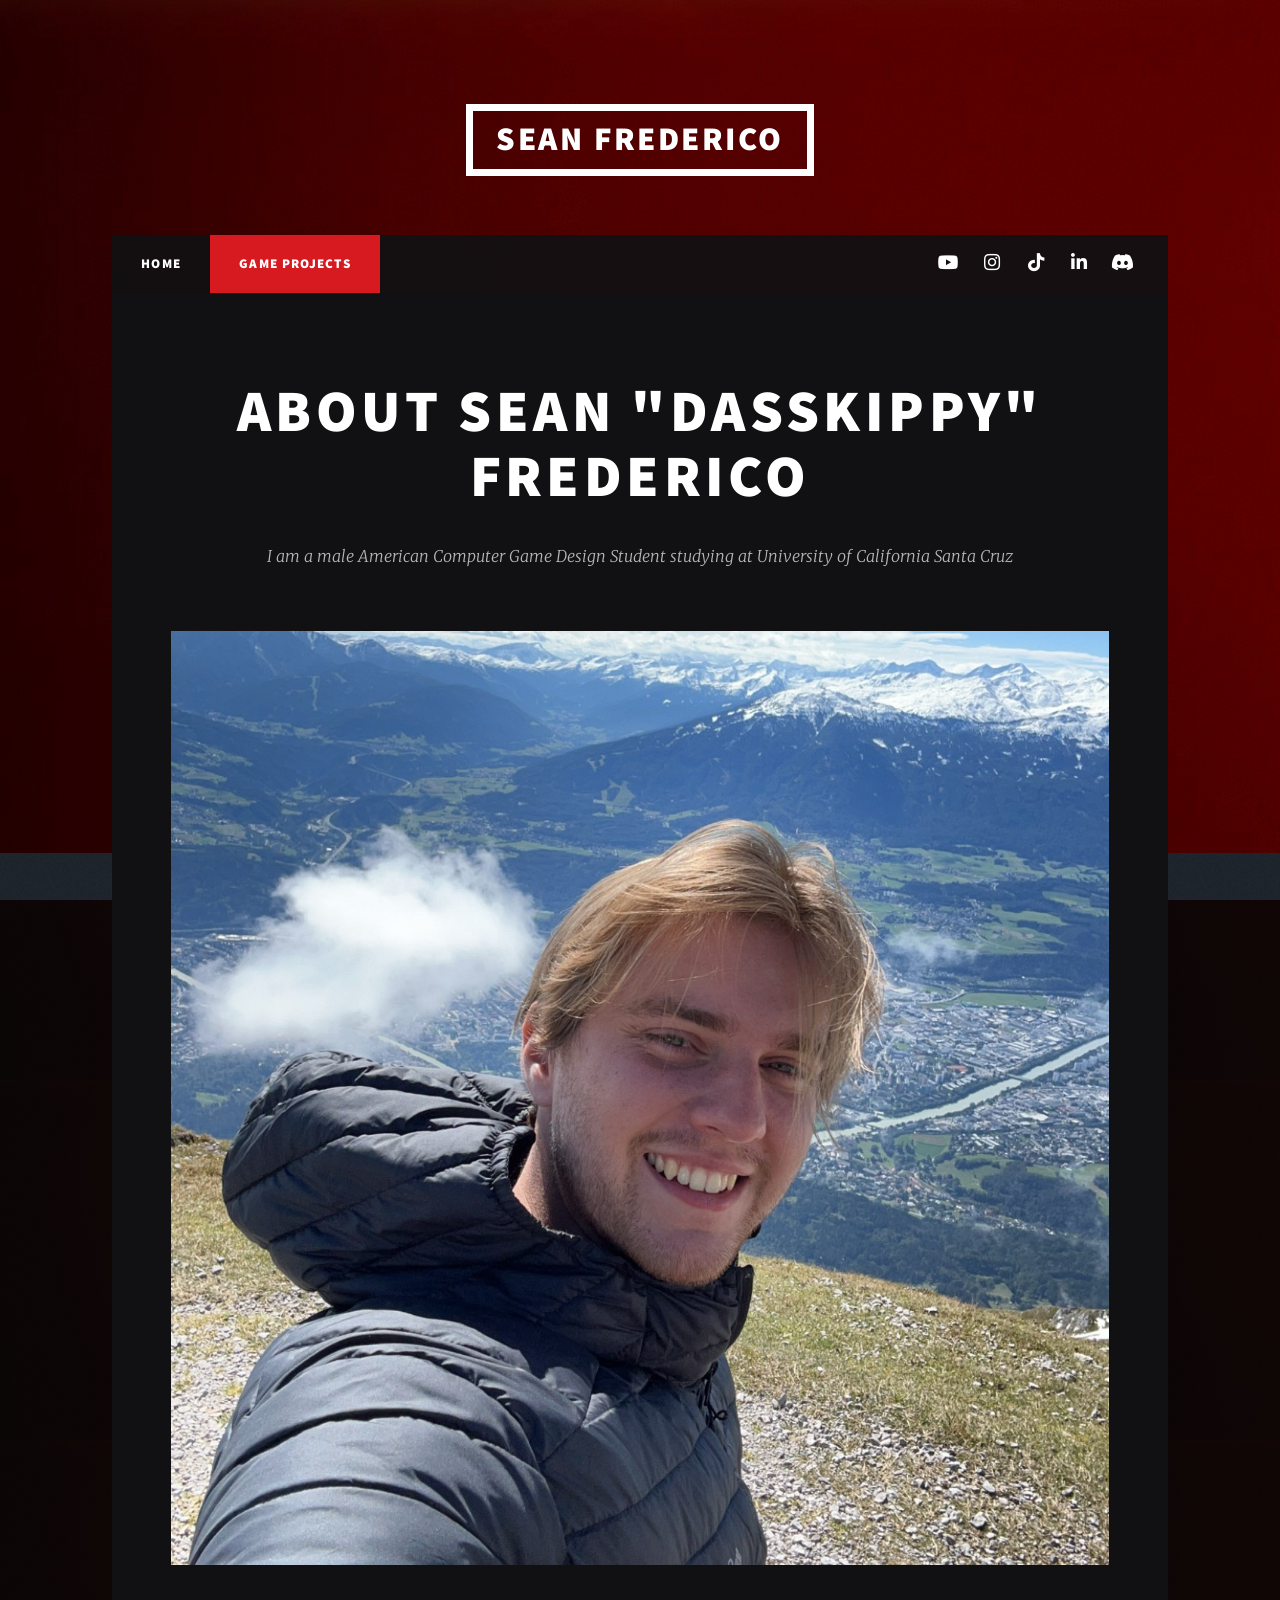
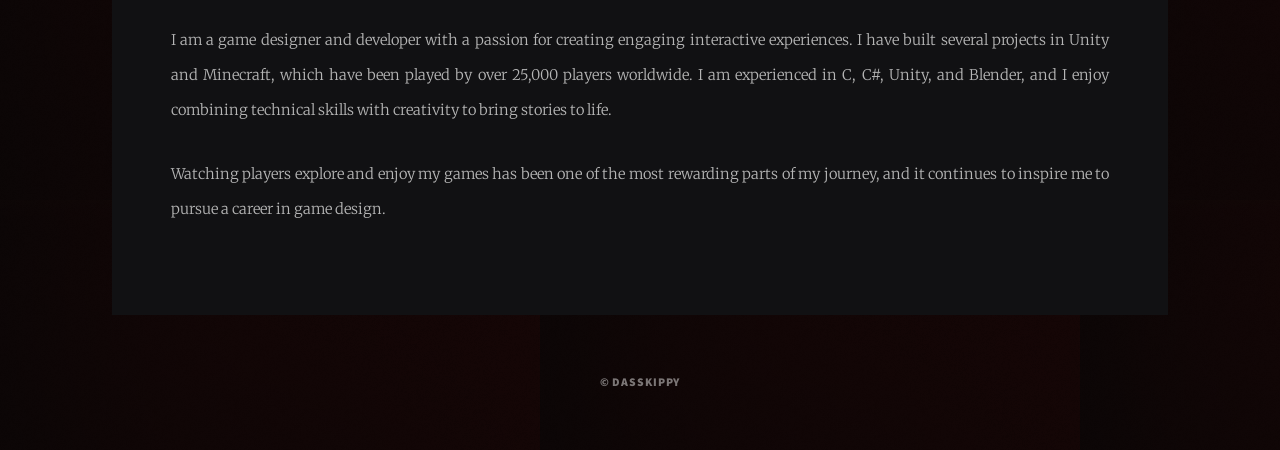
<file: about.html>
<!DOCTYPE HTML>
<!--
	Massively by HTML5 UP
	html5up.net | @ajlkn
	Free for personal and commercial use under the CCA 3.0 license (html5up.net/license)
-->
<html>
	<head>
		<title>About Sean Frederico</title>
		<meta charset="utf-8" />
		<meta name="viewport" content="width=device-width, initial-scale=1, user-scalable=no" />
		<link rel="stylesheet" href="assets/css/main.css" />
		<noscript><link rel="stylesheet" href="assets/css/noscript.css" /></noscript>
	</head>
	<body class="is-preload">

		<!-- Wrapper -->
			<div id="wrapper">

				<!-- Header -->
					<header id="header">
						<a href="home.html" class="logo">Sean Frederico</a>
					</header>

				<!-- Nav -->
				<nav id="nav">
					<ul class="links">
						<li><a href="home.html">Home</a></li>
						<li class="active"><a href="games.html">Game Projects</a></li>
					</ul>
					<ul class="icons">
						<li><a href="https://www.youtube.com/@DasSkippy" class="icon brands alt fa-youtube"><span class="label">YouTube</span></a></li>
								<li><a href="https://www.instagram.com/seanfrederico/" class="icon brands alt fa-instagram"><span class="label">Instagram</span></a></li>
								<li><a href="https://www.tiktok.com/@seanfrederico" class="icon brands alt fa-tiktok"><span class="label">TikTok</span></a></li>
								<li><a href="https://www.linkedin.com/in/sean-frederico-b31a94302/" class="icon brands alt fa-linkedin-in"><span class="label">LinkedIn</span></a></li>
								<li><a href="#" class="icon brands alt fa-discord"><span class="label">Discord</span></a></li>
					</ul>
				</nav>

				<!-- Main -->
					<div id="main">

						<!-- Post -->
							<section class="post">
								<header class="major">
									<h1>About Sean "DasSkippy" Frederico<br />
									</h1>
									<p>I am a male American Computer Game Design Student studying at University of California Santa Cruz</p>
								</header>
								<div class="image main"><img src="images/IMG_3006.JPG" alt="" /></div>
								<p>I am a game designer and developer with a passion for creating engaging interactive experiences. I have built several projects in Unity and Minecraft, which have been played by over 25,000 players worldwide. I am experienced in C, C#, Unity, and Blender, and I enjoy combining technical skills with creativity to bring stories to life.</p>
								<p>Watching players explore and enjoy my games has been one of the most rewarding parts of my journey, and it continues to inspire me to pursue a career in game design.</p>
							</section>

					</div>

				

				<!-- Copyright -->
					<div id="copyright">
						<ul><li>&copy; DasSkippy</li></ul>
					</div>

			</div>

		<!-- Scripts -->
			<script src="assets/js/jquery.min.js"></script>
			<script src="assets/js/jquery.scrollex.min.js"></script>
			<script src="assets/js/jquery.scrolly.min.js"></script>
			<script src="assets/js/browser.min.js"></script>
			<script src="assets/js/breakpoints.min.js"></script>
			<script src="assets/js/util.js"></script>
			<script src="assets/js/main.js"></script>

	</body>

</html>
</file>
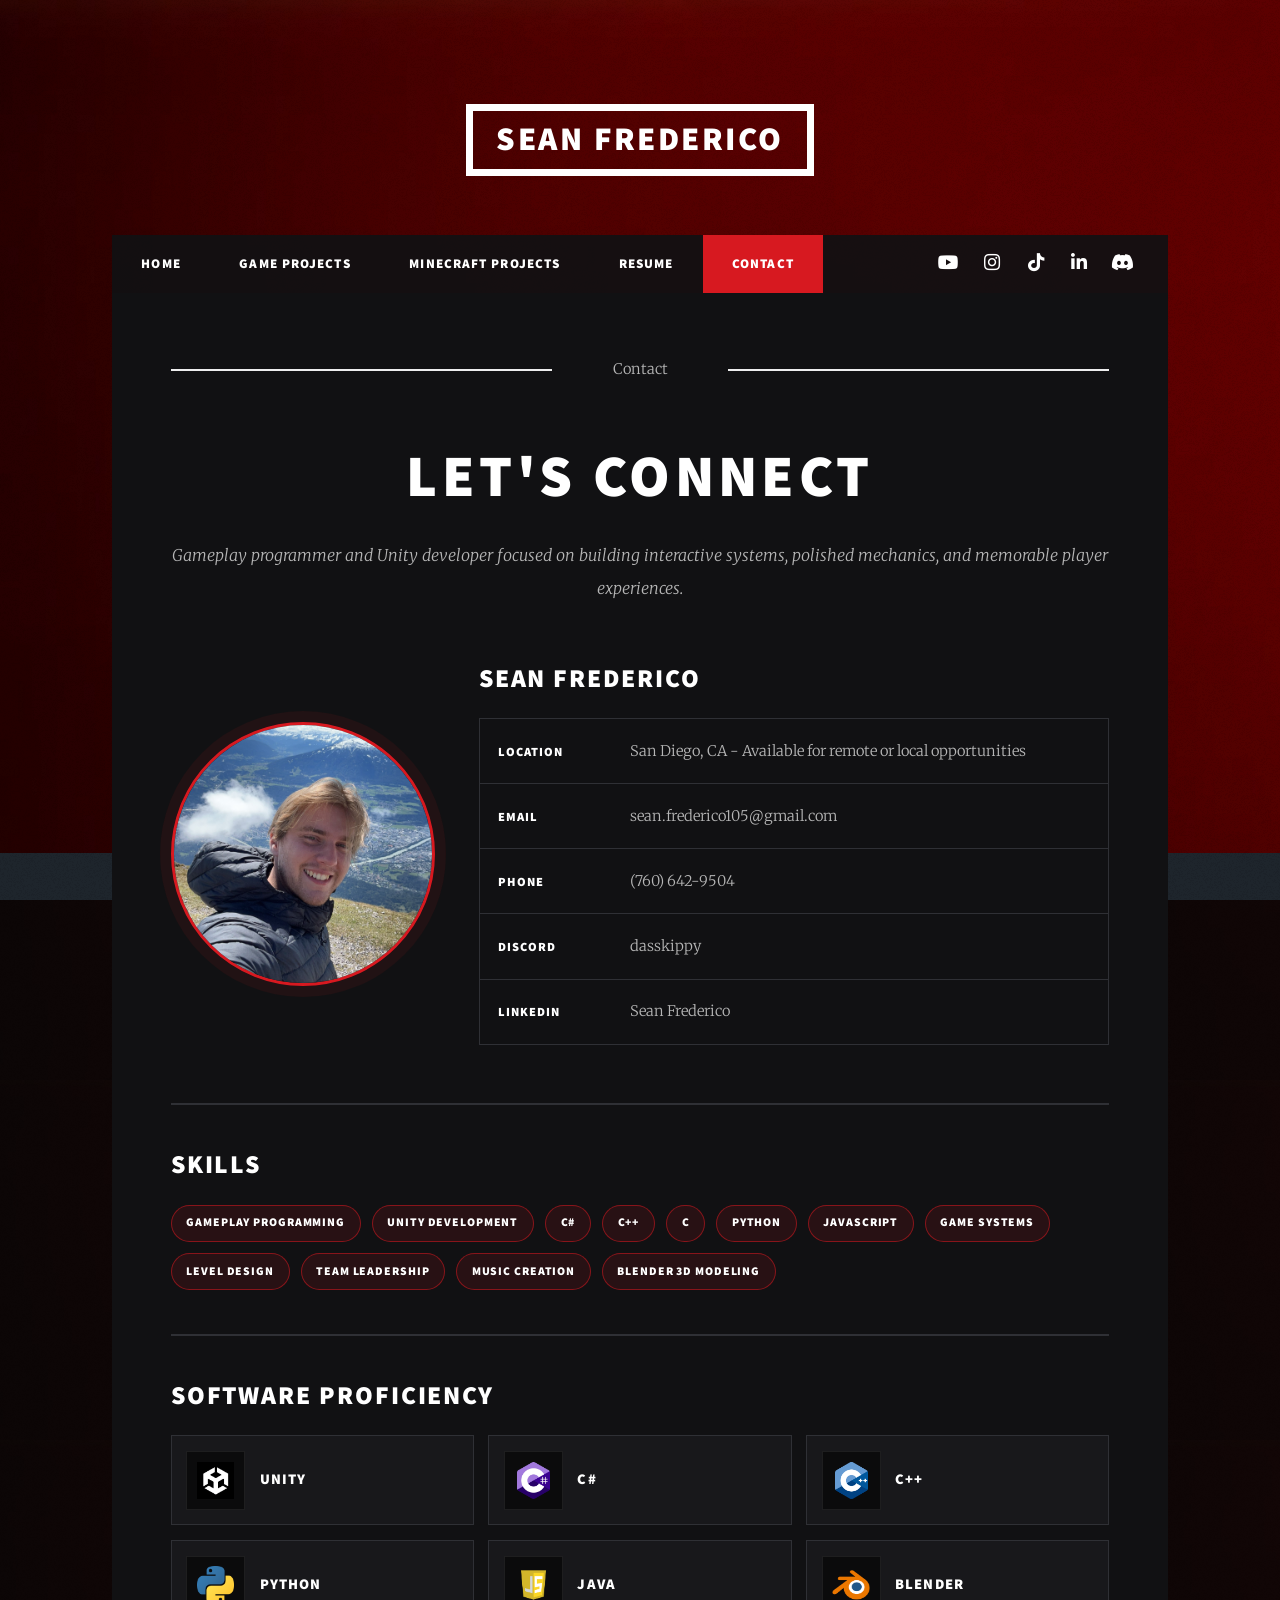
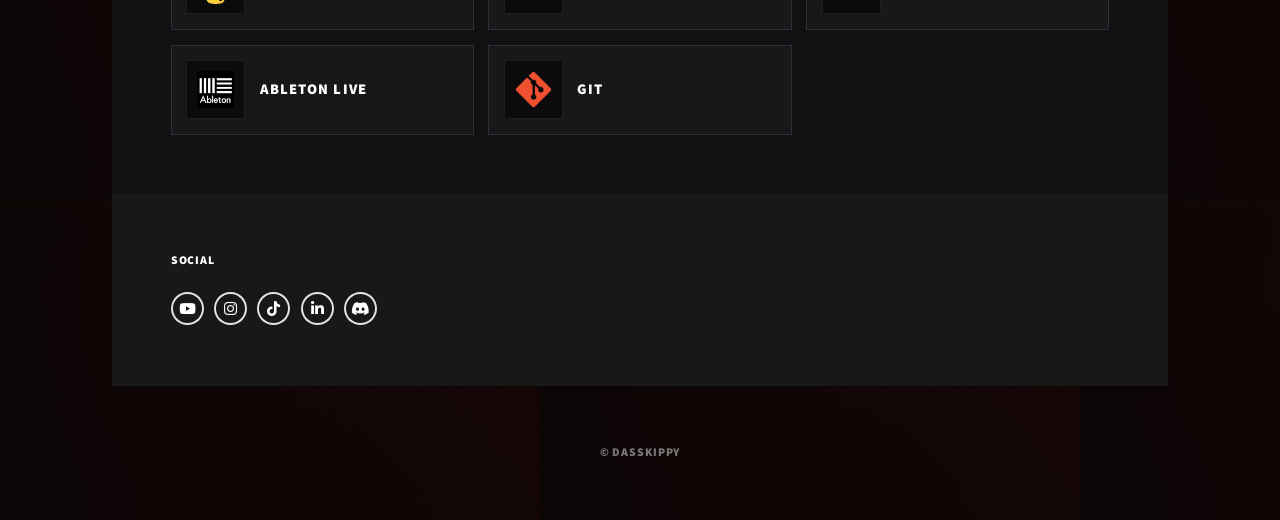
<file: contact.html>
<!DOCTYPE HTML>
<!--
	Massively by HTML5 UP
	html5up.net | @ajlkn
	Free for personal and commercial use under the CCA 3.0 license (html5up.net/license)
-->
<html>
	<head>
		<title>Contact Sean Frederico</title>
		<meta charset="utf-8" />
		<meta name="viewport" content="width=device-width, initial-scale=1, user-scalable=no" />
		<link rel="stylesheet" href="assets/css/main.css" />
		<noscript><link rel="stylesheet" href="assets/css/noscript.css" /></noscript>
	</head>
	<body class="is-preload">

		<!-- Wrapper -->
			<div id="wrapper">

				<!-- Header -->
					<header id="header">
						<a href="index.html" class="logo">Sean Frederico</a>
					</header>

				<!-- Nav -->
					<nav id="nav">
						<ul class="links">
							<li><a href="index.html">Home</a></li>
							<li><a href="games.html">Game Projects</a></li>
							<li><a href="minecraft.html">Minecraft Projects</a></li>
							<li><a href="resume.html">Resume</a></li>
							<li class="active"><a href="contact.html">Contact</a></li>
						</ul>
						<ul class="icons">
							<li><a href="https://www.youtube.com/@DasSkippy" class="icon brands alt fa-youtube"><span class="label">YouTube</span></a></li>
							<li><a href="https://www.instagram.com/seanfrederico/" class="icon brands alt fa-instagram"><span class="label">Instagram</span></a></li>
							<li><a href="https://www.tiktok.com/@seanfrederico" class="icon brands alt fa-tiktok"><span class="label">TikTok</span></a></li>
							<li><a href="https://www.linkedin.com/in/sean-frederico-b31a94302/" class="icon brands alt fa-linkedin-in"><span class="label">LinkedIn</span></a></li>
							<li><a href="#" class="icon brands alt fa-discord"><span class="label">Discord</span></a></li>
						</ul>
					</nav>

				<!-- Main -->
					<div id="main">
						<section class="post contact-page">
							<header class="major">
								<span class="date">Contact</span>
								<h1>Let's Connect</h1>
								<p>Gameplay programmer and Unity developer focused on building interactive systems, polished mechanics, and memorable player experiences.</p>
							</header>

							<section class="contact-hero">
								<div class="contact-portrait">
									<img src="images/IMG_3006.JPG" alt="Sean Frederico" />
								</div>
								<div class="contact-summary">
									<h2>Sean Frederico</h2>
									<p></p>
									<ul class="contact-details">
										<li><strong>Location</strong><span>San Diego, CA - Available for remote or local opportunities</span></li>
										<li><strong>Email</strong><span>sean.frederico105@gmail.com</span></li>
										<li><strong>Phone</strong><span>(760) 642-9504</span></li>
										<li><strong>Discord</strong><span>dasskippy</span></li>
										<li><strong>LinkedIn</strong><span>Sean Frederico</span></li>
									</ul>
								</div>
							</section>

							<section class="contact-section">
								<h2>Skills</h2>
								<ul class="skill-cloud">
									<li>Gameplay Programming</li>
									<li>Unity Development</li>
									<li>C#</li>
									<li>C++</li>
									<li>C</li>
									<li>Python</li>
									<li>JavaScript</li>
									<li>Game Systems</li>
									<li>Level Design</li>
									<li>Team Leadership</li>
									<li>Music Creation</li>
									<li>Blender 3D Modeling</li>

								</ul>
							</section>

							<section class="contact-section">
								<h2>Software Proficiency</h2>
								<div class="software-grid">
									<article class="software-card">
										<img src="images/unity.jpg" alt="Unity thumbnail" />
										<div>
											<h3>Unity</h3>
											<p></p>
										</div>
									</article>
									<article class="software-card">
										<img src="images/c%23.webp" alt="C# thumbnail" />
										<div>
											<h3>C#</h3>
											<p></p>
										</div>
									</article>
									<article class="software-card">
										<img src="images/c++.png" alt="C++ thumbnail" />
										<div>
											<h3>C++</h3>
											<p></p>
										</div>
									</article>
									<article class="software-card">
										<img src="images/python.png" alt="Python thumbnail" />
										<div>
											<h3>Python</h3>
											<p></p>
										</div>
									</article>
									<article class="software-card">
										<img src="images/java.webp" alt="Java thumbnail" />
										<div>
											<h3>Java</h3>
											<p></p>
										</div>
									</article>
									<article class="software-card">
										<img src="images/blender.png" alt="Blender thumbnail" />
										<div>
											<h3>Blender</h3>
											<p></p>
										</div>
									</article>
									<article class="software-card">
										<img src="images/ableton.webp" alt="Ableton Live thumbnail" />
										<div>
											<h3>Ableton Live</h3>
											<p></p>
										</div>
									</article>
									<article class="software-card">
										<img src="images/git.png" alt="Git thumbnail" />
										<div>
											<h3>Git</h3>
											<p></p>
										</div>
									</article>
								</div>
							</section>
						</section>
					</div>

				<!-- Footer -->
					<footer id="footer">
						<section>
							<h3>Social</h3>
							<ul class="icons alt">
								<li><a href="https://www.youtube.com/@DasSkippy" class="icon brands alt fa-youtube"><span class="label">YouTube</span></a></li>
								<li><a href="https://www.instagram.com/seanfrederico/" class="icon brands alt fa-instagram"><span class="label">Instagram</span></a></li>
								<li><a href="https://www.tiktok.com/@seanfrederico" class="icon brands alt fa-tiktok"><span class="label">TikTok</span></a></li>
								<li><a href="https://www.linkedin.com/in/sean-frederico-b31a94302/" class="icon brands alt fa-linkedin-in"><span class="label">LinkedIn</span></a></li>
								<li><a href="#" class="icon brands alt fa-discord"><span class="label">Discord</span></a></li>
							</ul>
						</section>
					</footer>

				<!-- Copyright -->
					<div id="copyright">
						<ul><li>&copy; DasSkippy</li></ul>
					</div>

			</div>

		<!-- Scripts -->
			<script src="assets/js/jquery.min.js"></script>
			<script src="assets/js/jquery.scrollex.min.js"></script>
			<script src="assets/js/jquery.scrolly.min.js"></script>
			<script src="assets/js/browser.min.js"></script>
			<script src="assets/js/breakpoints.min.js"></script>
			<script src="assets/js/util.js"></script>
			<script src="assets/js/main.js"></script>

	</body>
</html>
</file>
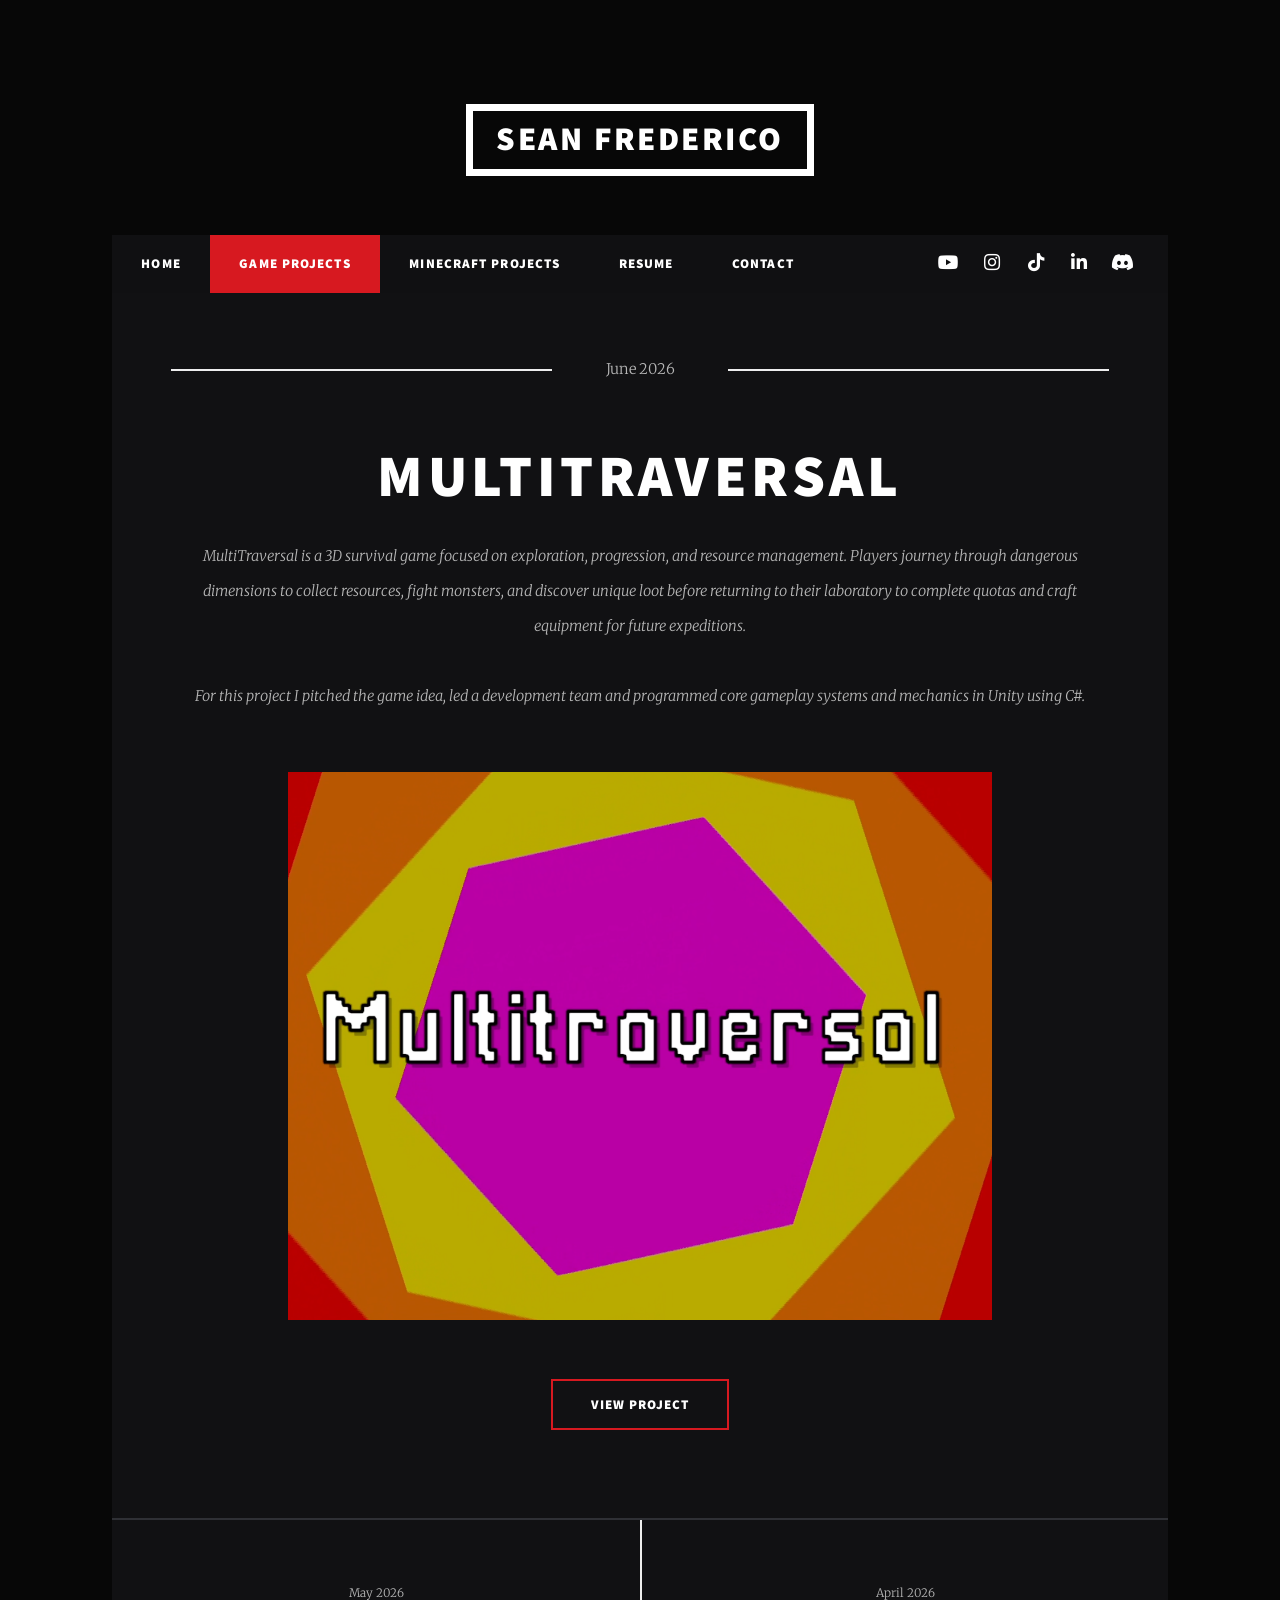
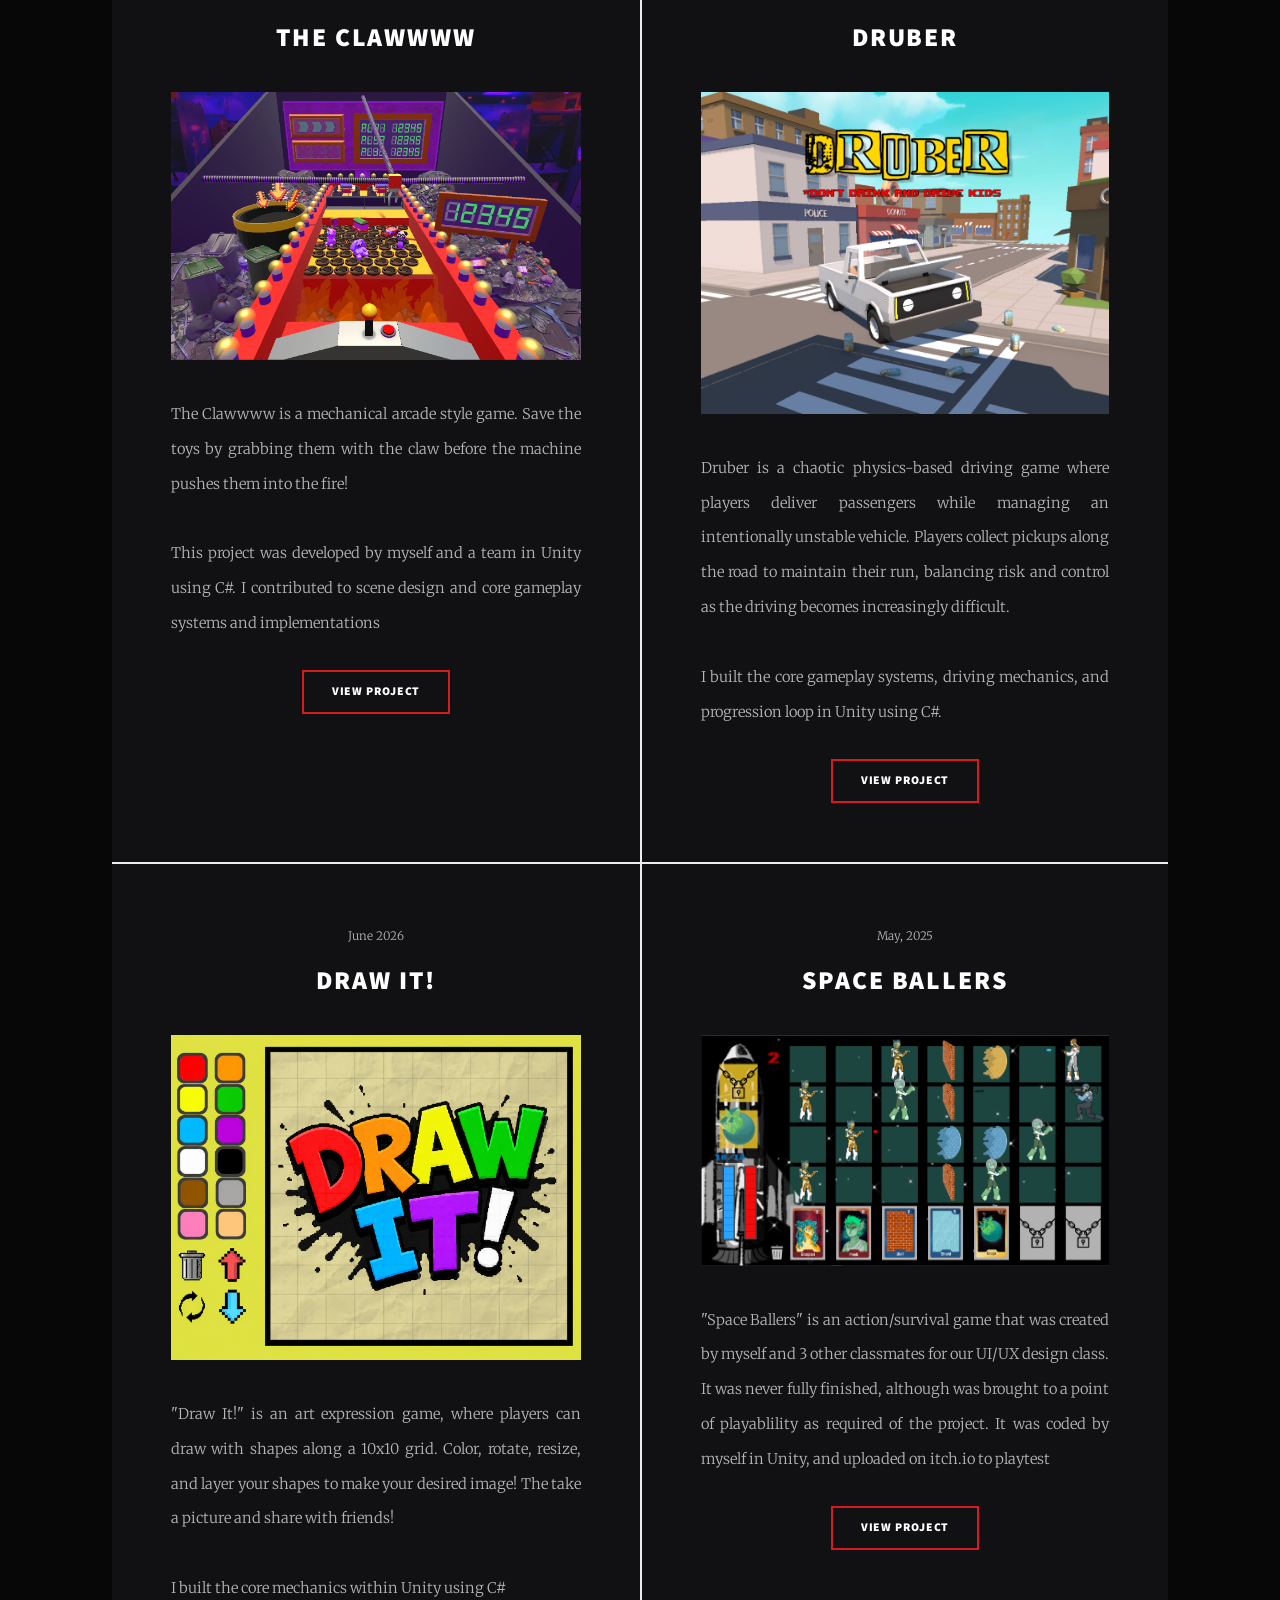
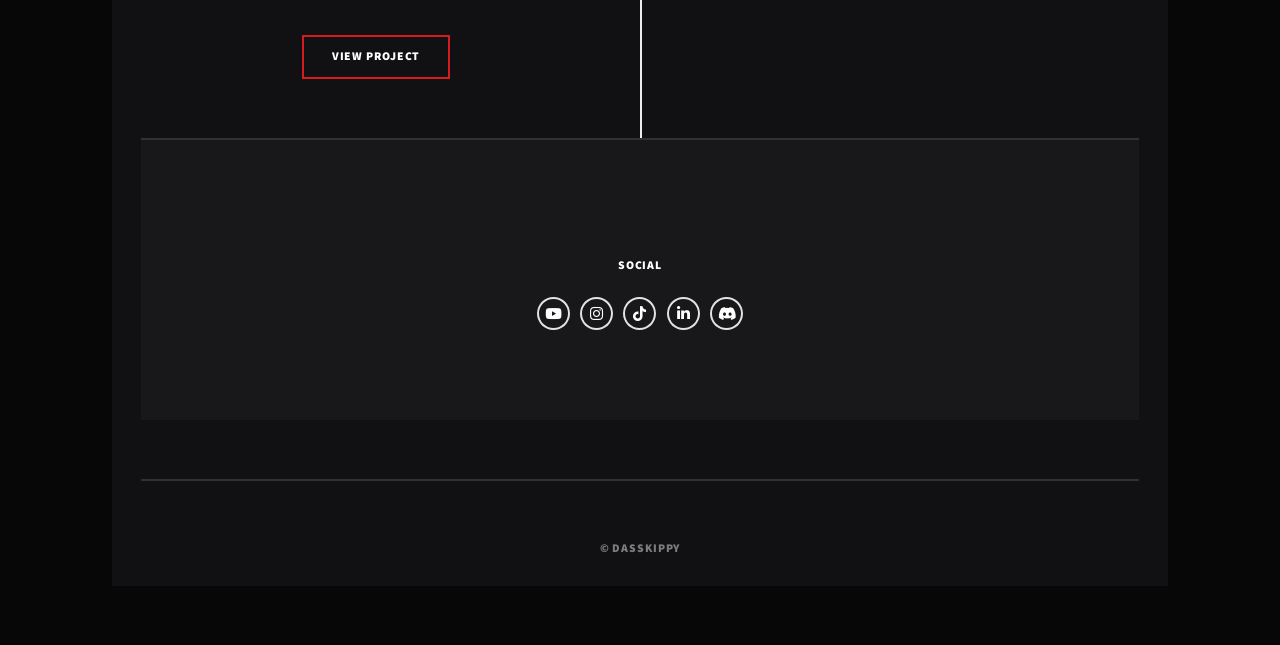
<file: games.html>
<!DOCTYPE HTML>
<!--
	Massively by HTML5 UP
	html5up.net | @ajlkn
	Free for personal and commercial use under the CCA 3.0 license (html5up.net/license)
-->
<html>
	<head>
		<title>Sean Frederico</title>
		<meta charset="utf-8" />
		<meta name="viewport" content="width=device-width, initial-scale=1, user-scalable=no" />
		<link rel="stylesheet" href="assets/css/main.css" />
		<noscript><link rel="stylesheet" href="assets/css/noscript.css" /></noscript>
	</head>
	<body class="is-preload">

				<!-- Header -->
					<header id="header">
						<a href="index.html" class="logo">Sean Frederico</a>
					</header>

				<!-- Nav -->
					<nav id="nav">
						<ul class="links">
							<li><a href="index.html">Home</a></li>
							<li class="active"><a href="games.html">Game Projects</a></li>
							<li><a href="minecraft.html">Minecraft Projects</a></li>
							<li><a href="resume.html">Resume</a></li>
							<li><a href="contact.html">Contact</a></li>
						</ul>
						<ul class="icons">
							<li><a href="https://www.youtube.com/@DasSkippy" class="icon brands alt fa-youtube"><span class="label">YouTube</span></a></li>
									<li><a href="https://www.instagram.com/seanfrederico/" class="icon brands alt fa-instagram"><span class="label">Instagram</span></a></li>
									<li><a href="https://www.tiktok.com/@seanfrederico" class="icon brands alt fa-tiktok"><span class="label">TikTok</span></a></li>
									<li><a href="https://www.linkedin.com/in/sean-frederico-b31a94302/" class="icon brands alt fa-linkedin-in"><span class="label">LinkedIn</span></a></li>
									<li><a href="#" class="icon brands alt fa-discord"><span class="label">Discord</span></a></li>
						</ul>
					</nav>

				<!-- Main -->
					<div id="main">

						<!-- Featured Post -->
							<article class="post featured">
								<header class="major">
									<span class="date">June 2026</span>
									<h2><a href="https://dasskippy.itch.io/multitraversal">MultiTraversal</a></h2>
									<p>MultiTraversal is a 3D survival game focused on exploration, progression, and resource management. Players journey through dangerous dimensions to collect resources, fight monsters, and discover unique loot before returning to their laboratory to complete quotas and craft equipment for future expeditions.<br><br>For this project I pitched the game idea, led a development team and programmed core gameplay systems and mechanics in Unity using C#.
									</p>
								</header>
								<a href="https://dasskippy.itch.io/multitraversal" class="image main"><img src="images/multitraversal.PNG" alt="" style="width:75%; margin:auto;" /></a>
								<ul class="actions special">
									<li><a href="https://dasskippy.itch.io/multitraversal" class="button large">View Project</a></li>
								</ul>
							</article>

						<!-- Posts -->
							<section class="posts">
								<article>
									<header>
										<span class="date">May 2026</span>
										<h2><a href="https://dasskippy.itch.io/the-clawwww">The Clawwww<br />
										</a></h2>
									</header>
									<a href="https://dasskippy.itch.io/the-clawwww" class="image fit"><img src="images/claw.PNG" alt="" /></a>
									<p>The Clawwww is a mechanical arcade style game. Save the toys by grabbing them with the claw before the machine pushes them into the fire!<br><br>This project was developed by myself and a team in Unity using C#. I contributed to scene design and core gameplay systems and implementations</p>
									<ul class="actions special">
										<li><a href="https://dasskippy.itch.io/the-clawwww" class="button">View Project</a></li>
									</ul>
								</article>
								<article>
									<header>
										<span class="date">April 2026</span>
										<h2><a href="https://dasskippy.itch.io/druber">Druber<br />
										</a></h2>
									</header>
									<a href="https://dasskippy.itch.io/druber" class="image fit"><img src="images/druber.PNG" alt="" /></a>
									<p>Druber is a chaotic physics-based driving game where players deliver passengers while managing an intentionally unstable vehicle. Players collect pickups along the road to maintain their run, balancing risk and control as the driving becomes increasingly difficult.<br><br>I built the core gameplay systems, driving mechanics, and progression loop in Unity using C#.</p>
									<ul class="actions special">
										<li><a href="https://dasskippy.itch.io/druber" class="button">View Project</a></li>
									</ul>
								</article>
                				<article>
									<header>
										<span class="date">June 2026</span>
										<h2><a href="https://dasskippy.itch.io/draw-it">Draw It!<br />
										</a></h2>
									</header>
									<a href="https://dasskippy.itch.io/draw-it" class="image fit"><img src="images/draw.PNG" alt="" /></a>
									<p>"Draw It!" is an art expression game, where players can draw with shapes along a 10x10 grid. Color, rotate, resize, and layer your shapes to make your desired image! The take a picture and share with friends!<br><br>I built the core mechanics within Unity using C#</p>
									<ul class="actions special">
										<li><a href="https://dasskippy.itch.io/draw-it" class="button">View Project</a></li>
									</ul>
								</article>
								<article>
									<header>
										<span class="date">May, 2025</span>
										<h2><a href="https://dasskippy.itch.io/space-ballers">Space Ballers<br />
										</a></h2>
									</header>
									<a href="https://dasskippy.itch.io/space-ballers" class="image fit"><img src="images/Capture.PNG" alt="" /></a>
									<p> "Space Ballers" is an action/survival game that was created by myself and 3 other classmates for our UI/UX design class. It was never fully finished, although was brought to a point of playablility as required of the project. It was coded by myself in Unity, and uploaded on itch.io to playtest</p>
									<ul class="actions special">
										<li><a href="https://dasskippy.itch.io/space-ballers" class="button">View Project</a></li>
									</ul>
								</article>

								
								
							</section>

						

				<!-- Footer -->
					<footer id="footer">
						
							<section>
								<h3>Social</h3>
								<ul class="icons alt">
									<li><a href="https://www.youtube.com/@DasSkippy" class="icon brands alt fa-youtube"><span class="label">YouTube</span></a></li>
									<li><a href="https://www.instagram.com/seanfrederico/" class="icon brands alt fa-instagram"><span class="label">Instagram</span></a></li>
									<li><a href="https://www.tiktok.com/@seanfrederico" class="icon brands alt fa-tiktok"><span class="label">TikTok</span></a></li>
									<li><a href="https://www.linkedin.com/in/sean-frederico-b31a94302/" class="icon brands alt fa-linkedin-in"><span class="label">LinkedIn</span></a></li>
									<li><a href="#" class="icon brands alt fa-discord"><span class="label">Discord</span></a></li>
								</ul>
							</section>
						</section>
					</footer>

				<!-- Copyright -->
					<div id="copyright">
						<ul><li>&copy; DasSkippy</li></ul>
					</div>

			</div>

		<!-- Scripts -->
			<script src="assets/js/jquery.min.js"></script>
			<script src="assets/js/jquery.scrollex.min.js"></script>
			<script src="assets/js/jquery.scrolly.min.js"></script>
			<script src="assets/js/browser.min.js"></script>
			<script src="assets/js/breakpoints.min.js"></script>
			<script src="assets/js/util.js"></script>
			<script src="assets/js/main.js"></script>

	</body>

</html>
</file>
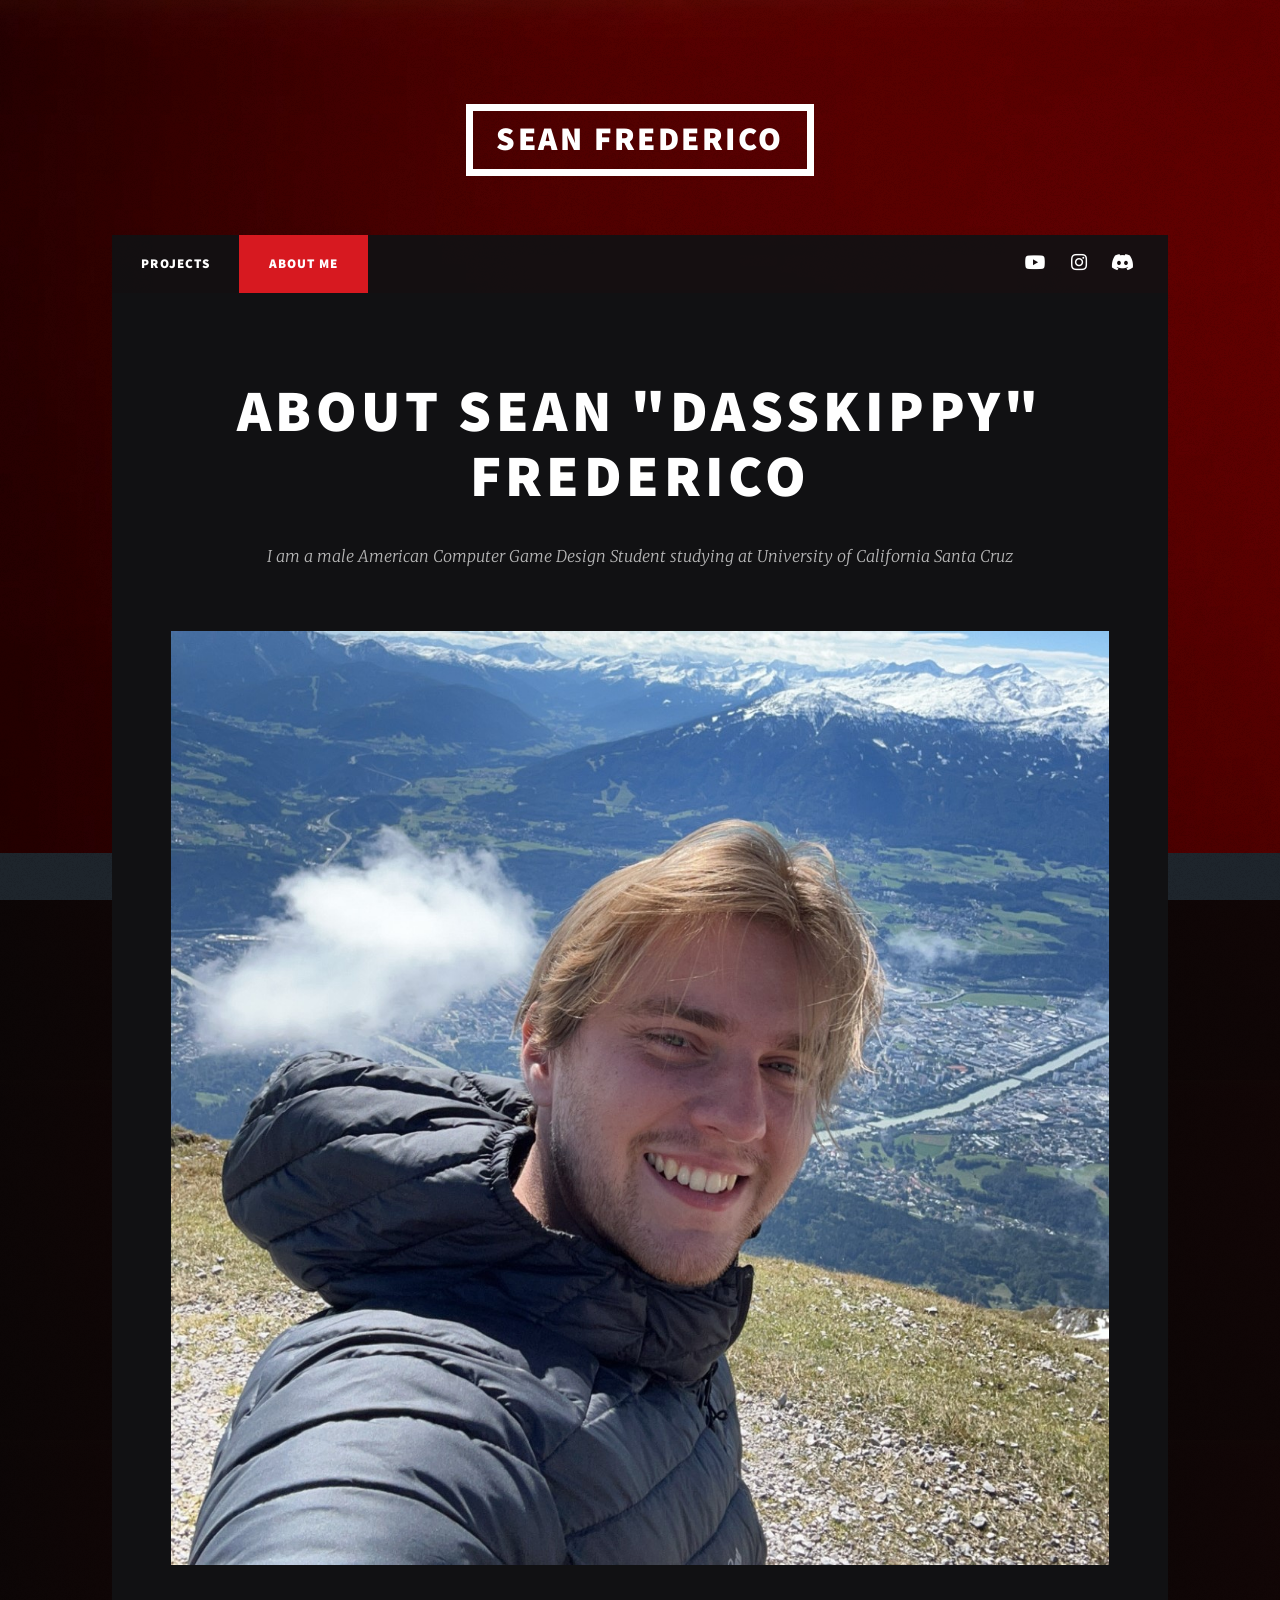
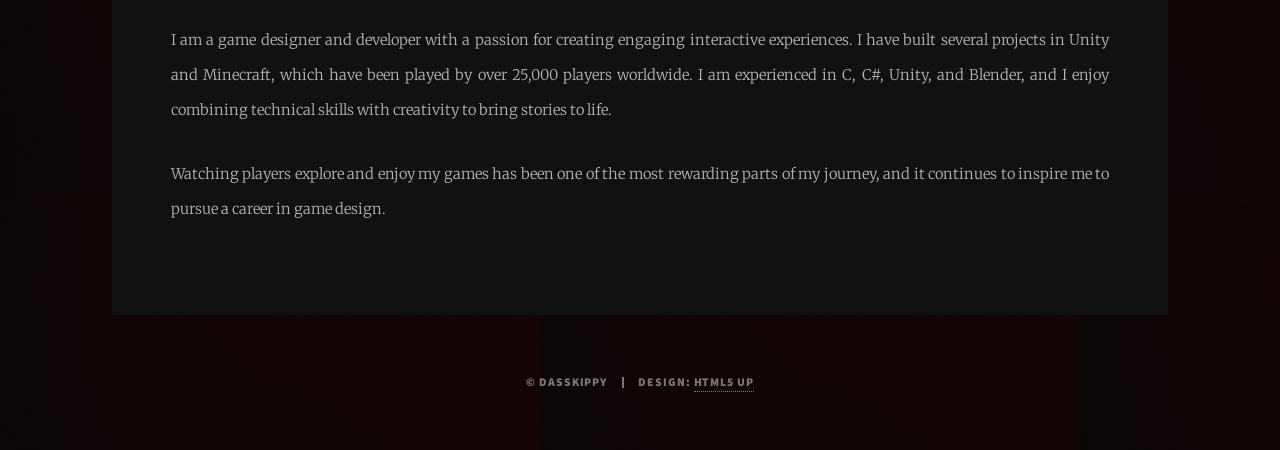
<file: generic.html>
<!DOCTYPE HTML>
<!--
	Massively by HTML5 UP
	html5up.net | @ajlkn
	Free for personal and commercial use under the CCA 3.0 license (html5up.net/license)
-->
<html>
	<head>
		<title>About Sean Frederico</title>
		<meta charset="utf-8" />
		<meta name="viewport" content="width=device-width, initial-scale=1, user-scalable=no" />
		<link rel="stylesheet" href="assets/css/main.css" />
		<noscript><link rel="stylesheet" href="assets/css/noscript.css" /></noscript>
	</head>
	<body class="is-preload">

		<!-- Wrapper -->
			<div id="wrapper">

				<!-- Header -->
					<header id="header">
						<a href="index.html" class="logo">Sean Frederico</a>
					</header>

				<!-- Nav -->
				<nav id="nav">
					<ul class="links">
						<li><a href="index.html">Projects</a></li>
						<li class="active"><a href="generic.html">About Me</a></li>
					</ul>
					<ul class="icons">
						<li><a href="https://www.youtube.com/@DasSkippy" class="icon brands alt fa-youtube"><span class="label">YouTube</span></a></li>
								<li><a href="https://www.instagram.com/dasskippy/" class="icon brands alt fa-instagram"><span class="label">Instagram</span></a></li>
								<li><a href="#" class="icon brands alt fa-discord"><span class="label">Discord</span></a></li>
					</ul>
				</nav>

				<!-- Main -->
					<div id="main">

						<!-- Post -->
							<section class="post">
								<header class="major">
									<h1>About Sean "DasSkippy" Frederico<br />
									</h1>
									<p>I am a male American Computer Game Design Student studying at University of California Santa Cruz</p>
								</header>
								<div class="image main"><img src="images/IMG_3006.JPG" alt="" /></div>
								<p>I am a game designer and developer with a passion for creating engaging interactive experiences. I have built several projects in Unity and Minecraft, which have been played by over 25,000 players worldwide. I am experienced in C, C#, Unity, and Blender, and I enjoy combining technical skills with creativity to bring stories to life.</p>
								<p>Watching players explore and enjoy my games has been one of the most rewarding parts of my journey, and it continues to inspire me to pursue a career in game design.</p>
							</section>

					</div>

				

				<!-- Copyright -->
					<div id="copyright">
						<ul><li>&copy; DasSkippy</li><li>Design: <a href="https://html5up.net">HTML5 UP</a></li></ul>
					</div>

			</div>

		<!-- Scripts -->
			<script src="assets/js/jquery.min.js"></script>
			<script src="assets/js/jquery.scrollex.min.js"></script>
			<script src="assets/js/jquery.scrolly.min.js"></script>
			<script src="assets/js/browser.min.js"></script>
			<script src="assets/js/breakpoints.min.js"></script>
			<script src="assets/js/util.js"></script>
			<script src="assets/js/main.js"></script>

	</body>

</html>
</file>
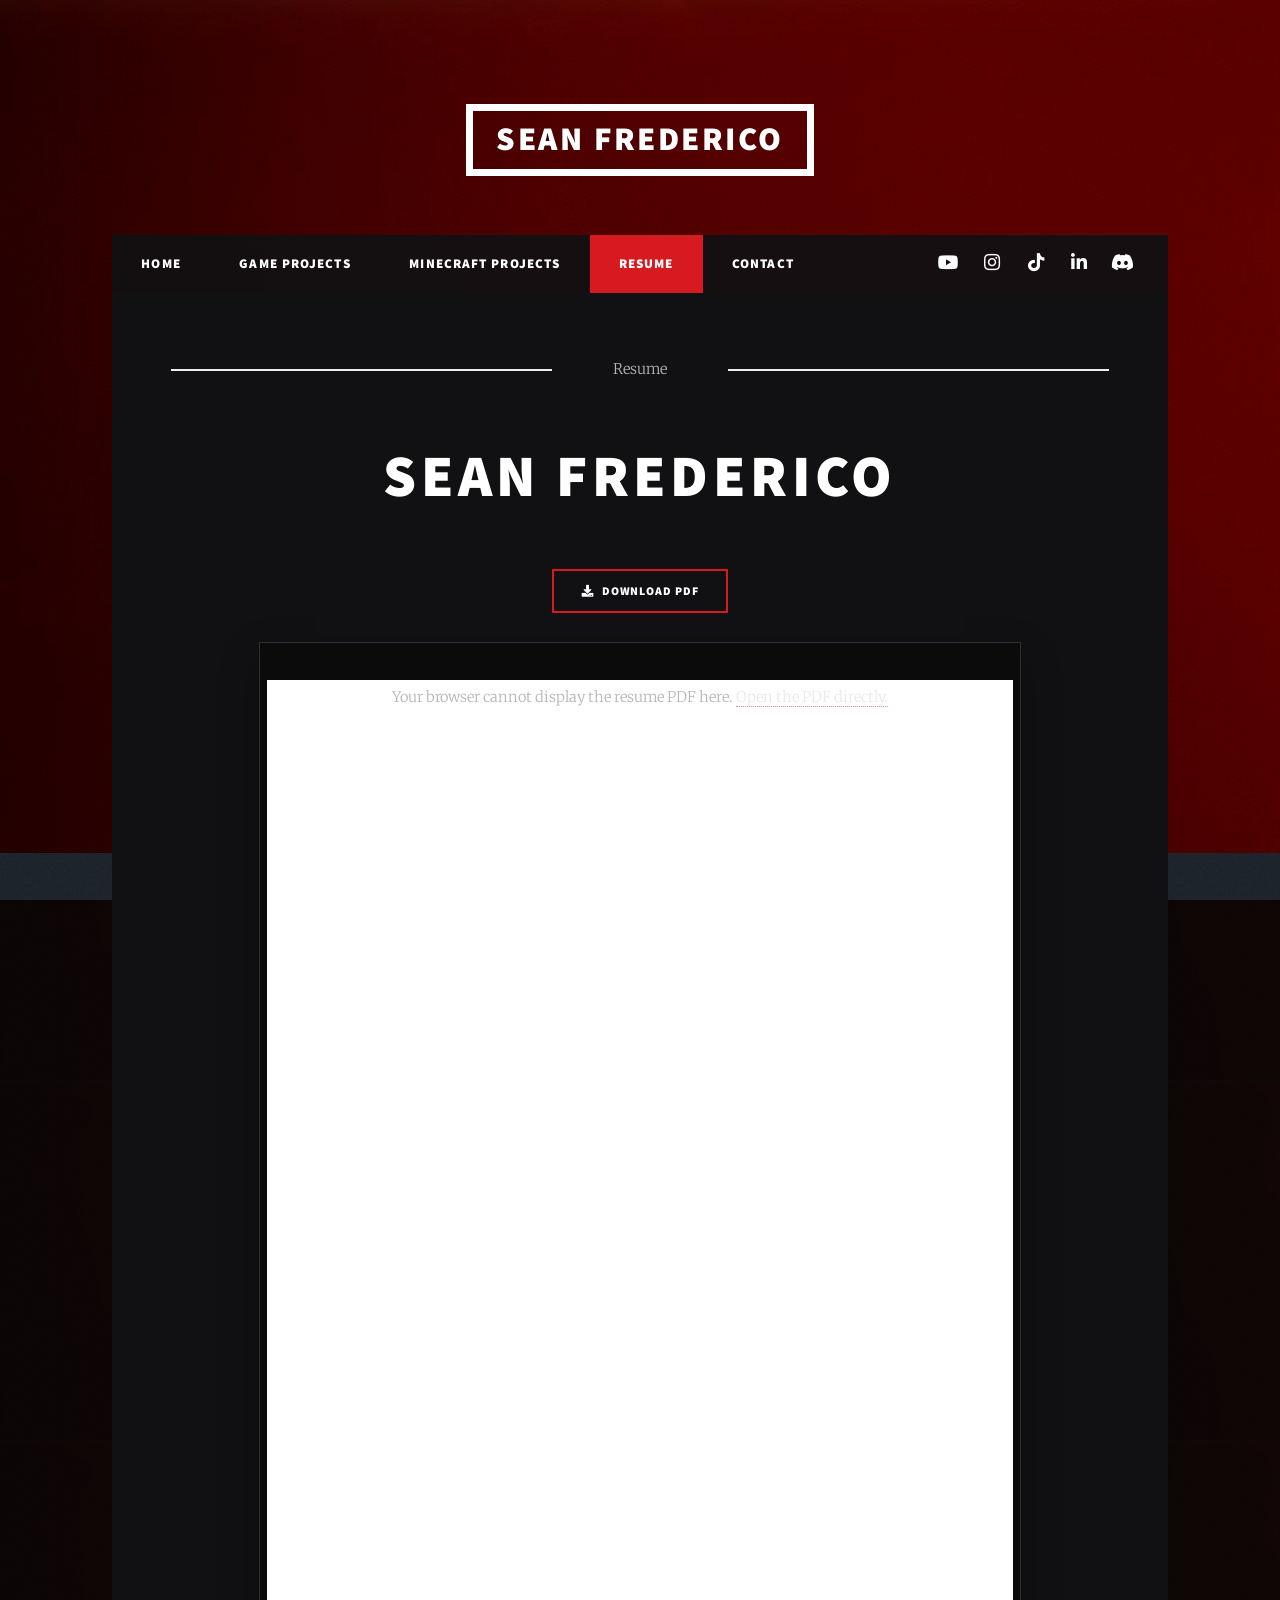
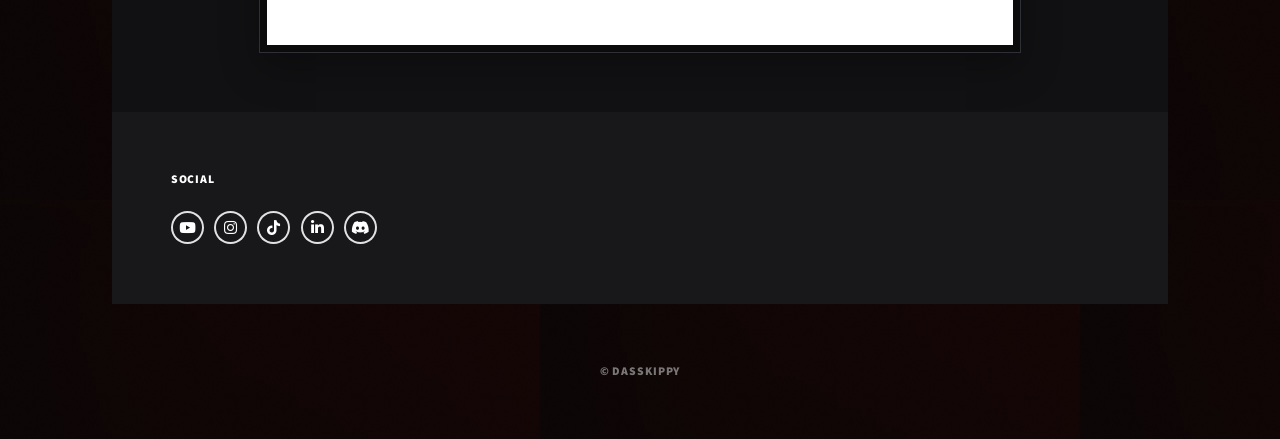
<file: resume.html>
<!DOCTYPE HTML>
<!--
	Massively by HTML5 UP
	html5up.net | @ajlkn
	Free for personal and commercial use under the CCA 3.0 license (html5up.net/license)
-->
<html>
	<head>
		<title>Resume - Sean Frederico</title>
		<meta charset="utf-8" />
		<meta name="viewport" content="width=device-width, initial-scale=1, user-scalable=no" />
		<link rel="stylesheet" href="assets/css/main.css" />
		<noscript><link rel="stylesheet" href="assets/css/noscript.css" /></noscript>
	</head>
	<body class="is-preload">

		<!-- Wrapper -->
			<div id="wrapper">

				<!-- Header -->
					<header id="header">
						<a href="index.html" class="logo">Sean Frederico</a>
					</header>

				<!-- Nav -->
					<nav id="nav">
						<ul class="links">
							<li><a href="index.html">Home</a></li>
							<li><a href="games.html">Game Projects</a></li>
							<li><a href="minecraft.html">Minecraft Projects</a></li>
							<li class="active"><a href="resume.html">Resume</a></li>
							<li><a href="contact.html">Contact</a></li>
						</ul>
						<ul class="icons">
							<li><a href="https://www.youtube.com/@DasSkippy" class="icon brands alt fa-youtube"><span class="label">YouTube</span></a></li>
							<li><a href="https://www.instagram.com/seanfrederico/" class="icon brands alt fa-instagram"><span class="label">Instagram</span></a></li>
							<li><a href="https://www.tiktok.com/@seanfrederico" class="icon brands alt fa-tiktok"><span class="label">TikTok</span></a></li>
							<li><a href="https://www.linkedin.com/in/sean-frederico-b31a94302/" class="icon brands alt fa-linkedin-in"><span class="label">LinkedIn</span></a></li>
							<li><a href="#" class="icon brands alt fa-discord"><span class="label">Discord</span></a></li>
						</ul>
					</nav>

				<!-- Main -->
					<div id="main">
						<section class="post resume-page">
							<header class="major">
								<span class="date">Resume</span>
								<h1>Sean Frederico</h1>
								<p></p>
							</header>

							<ul class="actions special">
								<li><a href="Sean%20Frederico%20Resume%20Summer%202026.pdf" class="button icon solid fa-download" download>Download PDF</a></li>
							</ul>

							<div class="resume-viewer">
								<object data="Sean%20Frederico%20Resume%20Summer%202026.pdf#toolbar=0&navpanes=0&scrollbar=0&view=FitH" type="application/pdf">
									<p>Your browser cannot display the resume PDF here. <a href="Sean%20Frederico%20Resume%20Summer%202026.pdf">Open the PDF directly.</a></p>
								</object>
							</div>
						</section>
					</div>

				<!-- Footer -->
					<footer id="footer">
						<section>
							<h3>Social</h3>
							<ul class="icons alt">
								<li><a href="https://www.youtube.com/@DasSkippy" class="icon brands alt fa-youtube"><span class="label">YouTube</span></a></li>
								<li><a href="https://www.instagram.com/seanfrederico/" class="icon brands alt fa-instagram"><span class="label">Instagram</span></a></li>
								<li><a href="https://www.tiktok.com/@seanfrederico" class="icon brands alt fa-tiktok"><span class="label">TikTok</span></a></li>
								<li><a href="https://www.linkedin.com/in/sean-frederico-b31a94302/" class="icon brands alt fa-linkedin-in"><span class="label">LinkedIn</span></a></li>
								<li><a href="#" class="icon brands alt fa-discord"><span class="label">Discord</span></a></li>
							</ul>
						</section>
					</footer>

				<!-- Copyright -->
					<div id="copyright">
						<ul><li>&copy; DasSkippy</li></ul>
					</div>

			</div>

		<!-- Scripts -->
			<script src="assets/js/jquery.min.js"></script>
			<script src="assets/js/jquery.scrollex.min.js"></script>
			<script src="assets/js/jquery.scrolly.min.js"></script>
			<script src="assets/js/browser.min.js"></script>
			<script src="assets/js/breakpoints.min.js"></script>
			<script src="assets/js/util.js"></script>
			<script src="assets/js/main.js"></script>

	</body>
</html>
</file>
<file: assets/css/main.css>
@import url(fontawesome-all.min.css);
@import url("https://fonts.googleapis.com/css?family=Merriweather:300,700,300italic,700italic|Source+Sans+Pro:900");

/*
	Massively by HTML5 UP
	html5up.net | @ajlkn
	Free for personal and commercial use under the CCA 3.0 license (html5up.net/license)
*/

html, body, div, span, applet, object,
iframe, h1, h2, h3, h4, h5, h6, p, blockquote,
pre, a, abbr, acronym, address, big, cite,
code, del, dfn, em, img, ins, kbd, q, s, samp,
small, strike, strong, sub, sup, tt, var, b,
u, i, center, dl, dt, dd, ol, ul, li, fieldset,
form, label, legend, table, caption, tbody,
tfoot, thead, tr, th, td, article, aside,
canvas, details, embed, figure, figcaption,
footer, header, hgroup, menu, nav, output, ruby,
section, summary, time, mark, audio, video {
	margin: 0;
	padding: 0;
	border: 0;
	font-size: 100%;
	font: inherit;
	vertical-align: baseline;}

article, aside, details, figcaption, figure,
footer, header, hgroup, menu, nav, section {
	display: block;}

body {
	line-height: 1;
}

ol, ul {
	list-style: none;
}

blockquote, q {
	quotes: none;
}

	blockquote:before, blockquote:after, q:before, q:after {
		content: '';
		content: none;
	}

table {
	border-collapse: collapse;
	border-spacing: 0;
}

body {
	-webkit-text-size-adjust: none;
}

mark {
	background-color: transparent;
	color: inherit;
}

input::-moz-focus-inner {
	border: 0;
	padding: 0;
}

input, select, textarea {
	-moz-appearance: none;
	-webkit-appearance: none;
	-ms-appearance: none;
	appearance: none;
}

/* Basic */

	@-ms-viewport {
		width: device-width;
	}

	body {
		-ms-overflow-style: scrollbar;
	}

	@media screen and (max-width: 480px) {

		html, body {
			min-width: 320px;
		}

	}

	html {
		box-sizing: border-box;
	}

	*, *:before, *:after {
		box-sizing: inherit;
	}

	body {
		background-color: #1e252d;
	}

		body.is-preload *, body.is-preload *:before, body.is-preload *:after {
			-moz-animation: none !important;
			-webkit-animation: none !important;
			-ms-animation: none !important;
			animation: none !important;
			-moz-transition: none !important;
			-webkit-transition: none !important;
			-ms-transition: none !important;
			transition: none !important;
		}

/* Type */

	html {
		font-size: 16pt;
	}

		@media screen and (max-width: 1680px) {

			html {
				font-size: 12pt;
			}

		}

		@media screen and (max-width: 1280px) {

			html {
				font-size: 11pt;
			}

		}

		@media screen and (max-width: 360px) {

			html {
				font-size: 10pt;
			}

		}

	body {
		color: #212931;
	}

	body, input, select, textarea {
		font-family: "Merriweather", Georgia, serif;
		font-weight: 300;
		font-size: 1rem;
		line-height: 2.375;
	}

	a {
		-moz-transition: color 0.2s ease-in-out, background-color 0.2s ease-in-out, border-color 0.2s ease-in-out, box-shadow 0.2s ease-in-out;
		-webkit-transition: color 0.2s ease-in-out, background-color 0.2s ease-in-out, border-color 0.2s ease-in-out, box-shadow 0.2s ease-in-out;
		-ms-transition: color 0.2s ease-in-out, background-color 0.2s ease-in-out, border-color 0.2s ease-in-out, box-shadow 0.2s ease-in-out;
		transition: color 0.2s ease-in-out, background-color 0.2s ease-in-out, border-color 0.2s ease-in-out, box-shadow 0.2s ease-in-out;
		border-bottom: dotted 1px;
		text-decoration: none;
	}

		a:hover {
			border-bottom-color: transparent;
		}

	strong, b {
		font-weight: 600;
	}

	em, i {
		font-style: italic;
	}

	p {
		text-align: justify;
		margin: 0 0 2rem 0;
	}

	h1, h2, h3, h4, h5, h6 {
		font-family: "Source Sans Pro", Helvetica, sans-serif;
		font-weight: 900;
		line-height: 1.5;
		letter-spacing: 0.075em;
		text-transform: uppercase;
		margin: 0 0 1rem 0;
	}

		h1 a, h2 a, h3 a, h4 a, h5 a, h6 a {
			border-bottom: 0;
			color: inherit;
			text-decoration: none;
		}

	h1 {
		font-size: 4rem;
		line-height: 1.1;
		margin: 0 0 2rem 0;
	}

	h2 {
		font-size: 1.75rem;
		line-height: 1.3;
		margin: 0 0 1.5rem 0;
	}

	h3 {
		font-size: 1.25rem;
		margin: 0 0 1.5rem 0;
	}

	h4 {
		font-size: 1rem;
	}

	h5 {
		font-size: 0.9rem;
	}

	h6 {
		font-size: 0.8rem;
	}

	sub {
		font-size: 0.8rem;
		position: relative;
		top: 0.5rem;
	}

	sup {
		font-size: 0.8rem;
		position: relative;
		top: -0.5rem;
	}

	blockquote {
		border-left: solid 4px;
		font-style: italic;
		margin: 0 0 2rem 0;
		padding: 0.5rem 0 0.5rem 2rem;
	}

	code {
		border: solid 2px;
		font-family: "Courier New", monospace;
		font-size: 0.9rem;
		margin: 0 0.25rem;
		padding: 0.25rem 0.65rem;
	}

	pre {
		-webkit-overflow-scrolling: touch;
		font-family: "Courier New", monospace;
		font-size: 0.9rem;
		margin: 0 0 2rem 0;
	}

		pre code {
			display: block;
			line-height: 1.75;
			padding: 1rem 1.5rem;
			overflow-x: auto;
		}

	hr {
		border: 0;
		border-bottom: solid 2px;
		margin: 3rem 0;
	}

		hr.major {
			margin: 5rem 0;
		}

	.align-left {
		text-align: left;
	}

	.align-center {
		text-align: center;
	}

	.align-right {
		text-align: right;
	}

	input, select, textarea {
		color: #212931;
	}

	a {
		color: #212931;
		border-bottom-color: rgba(33, 41, 49, 0.5);
	}

		a:hover {
			border-bottom-color: transparent;
			color: #18bfef !important;
		}

	strong, b {
		color: #212931;
	}

	h1, h2, h3, h4, h5, h6 {
		color: #212931;
	}

	blockquote {
		border-left-color: #eeeeee;
	}

	code {
		background: rgba(220, 220, 220, 0.25);
		border-color: #eeeeee;
	}

	hr {
		border-bottom-color: #eeeeee;
	}

/* Row */

	.row {
		display: flex;
		flex-wrap: wrap;
		box-sizing: border-box;
		align-items: stretch;
	}

		.row > * {
			box-sizing: border-box;
		}

		.row.gtr-uniform > * > :last-child {
			margin-bottom: 0;
		}

		.row.aln-left {
			justify-content: flex-start;
		}

		.row.aln-center {
			justify-content: center;
		}

		.row.aln-right {
			justify-content: flex-end;
		}

		.row.aln-top {
			align-items: flex-start;
		}

		.row.aln-middle {
			align-items: center;
		}

		.row.aln-bottom {
			align-items: flex-end;
		}

		.row > .imp {
			order: -1;
		}

		.row > .col-1 {
			width: 8.33333%;
		}

		.row > .off-1 {
			margin-left: 8.33333%;
		}

		.row > .col-2 {
			width: 16.66667%;
		}

		.row > .off-2 {
			margin-left: 16.66667%;
		}

		.row > .col-3 {
			width: 25%;
		}

		.row > .off-3 {
			margin-left: 25%;
		}

		.row > .col-4 {
			width: 33.33333%;
		}

		.row > .off-4 {
			margin-left: 33.33333%;
		}

		.row > .col-5 {
			width: 41.66667%;
		}

		.row > .off-5 {
			margin-left: 41.66667%;
		}

		.row > .col-6 {
			width: 50%;
		}

		.row > .off-6 {
			margin-left: 50%;
		}

		.row > .col-7 {
			width: 58.33333%;
		}

		.row > .off-7 {
			margin-left: 58.33333%;
		}

		.row > .col-8 {
			width: 66.66667%;
		}

		.row > .off-8 {
			margin-left: 66.66667%;
		}

		.row > .col-9 {
			width: 75%;
		}

		.row > .off-9 {
			margin-left: 75%;
		}

		.row > .col-10 {
			width: 83.33333%;
		}

		.row > .off-10 {
			margin-left: 83.33333%;
		}

		.row > .col-11 {
			width: 91.66667%;
		}

		.row > .off-11 {
			margin-left: 91.66667%;
		}

		.row > .col-12 {
			width: 100%;
		}

		.row > .off-12 {
			margin-left: 100%;
		}

		.row.gtr-0 {
			margin-top: 0;
			margin-left: 0rem;
		}

			.row.gtr-0 > * {
				padding: 0 0 0 0rem;
			}

			.row.gtr-0.gtr-uniform {
				margin-top: 0rem;
			}

				.row.gtr-0.gtr-uniform > * {
					padding-top: 0rem;
				}

		.row.gtr-25 {
			margin-top: 0;
			margin-left: -0.375rem;
		}

			.row.gtr-25 > * {
				padding: 0 0 0 0.375rem;
			}

			.row.gtr-25.gtr-uniform {
				margin-top: -0.375rem;
			}

				.row.gtr-25.gtr-uniform > * {
					padding-top: 0.375rem;
				}

		.row.gtr-50 {
			margin-top: 0;
			margin-left: -0.75rem;
		}

			.row.gtr-50 > * {
				padding: 0 0 0 0.75rem;
			}

			.row.gtr-50.gtr-uniform {
				margin-top: -0.75rem;
			}

				.row.gtr-50.gtr-uniform > * {
					padding-top: 0.75rem;
				}

		.row {
			margin-top: 0;
			margin-left: -1.5rem;
		}

			.row > * {
				padding: 0 0 0 1.5rem;
			}

			.row.gtr-uniform {
				margin-top: -1.5rem;
			}

				.row.gtr-uniform > * {
					padding-top: 1.5rem;
				}

		.row.gtr-150 {
			margin-top: 0;
			margin-left: -2.25rem;
		}

			.row.gtr-150 > * {
				padding: 0 0 0 2.25rem;
			}

			.row.gtr-150.gtr-uniform {
				margin-top: -2.25rem;
			}

				.row.gtr-150.gtr-uniform > * {
					padding-top: 2.25rem;
				}

		.row.gtr-200 {
			margin-top: 0;
			margin-left: -3rem;
		}

			.row.gtr-200 > * {
				padding: 0 0 0 3rem;
			}

			.row.gtr-200.gtr-uniform {
				margin-top: -3rem;
			}

				.row.gtr-200.gtr-uniform > * {
					padding-top: 3rem;
				}

		@media screen and (max-width: 1680px) {

			.row {
				display: flex;
				flex-wrap: wrap;
				box-sizing: border-box;
				align-items: stretch;
			}

				.row > * {
					box-sizing: border-box;
				}

				.row.gtr-uniform > * > :last-child {
					margin-bottom: 0;
				}

				.row.aln-left {
					justify-content: flex-start;
				}

				.row.aln-center {
					justify-content: center;
				}

				.row.aln-right {
					justify-content: flex-end;
				}

				.row.aln-top {
					align-items: flex-start;
				}

				.row.aln-middle {
					align-items: center;
				}

				.row.aln-bottom {
					align-items: flex-end;
				}

				.row > .imp-xlarge {
					order: -1;
				}

				.row > .col-1-xlarge {
					width: 8.33333%;
				}

				.row > .off-1-xlarge {
					margin-left: 8.33333%;
				}

				.row > .col-2-xlarge {
					width: 16.66667%;
				}

				.row > .off-2-xlarge {
					margin-left: 16.66667%;
				}

				.row > .col-3-xlarge {
					width: 25%;
				}

				.row > .off-3-xlarge {
					margin-left: 25%;
				}

				.row > .col-4-xlarge {
					width: 33.33333%;
				}

				.row > .off-4-xlarge {
					margin-left: 33.33333%;
				}

				.row > .col-5-xlarge {
					width: 41.66667%;
				}

				.row > .off-5-xlarge {
					margin-left: 41.66667%;
				}

				.row > .col-6-xlarge {
					width: 50%;
				}

				.row > .off-6-xlarge {
					margin-left: 50%;
				}

				.row > .col-7-xlarge {
					width: 58.33333%;
				}

				.row > .off-7-xlarge {
					margin-left: 58.33333%;
				}

				.row > .col-8-xlarge {
					width: 66.66667%;
				}

				.row > .off-8-xlarge {
					margin-left: 66.66667%;
				}

				.row > .col-9-xlarge {
					width: 75%;
				}

				.row > .off-9-xlarge {
					margin-left: 75%;
				}

				.row > .col-10-xlarge {
					width: 83.33333%;
				}

				.row > .off-10-xlarge {
					margin-left: 83.33333%;
				}

				.row > .col-11-xlarge {
					width: 91.66667%;
				}

				.row > .off-11-xlarge {
					margin-left: 91.66667%;
				}

				.row > .col-12-xlarge {
					width: 100%;
				}

				.row > .off-12-xlarge {
					margin-left: 100%;
				}

				.row.gtr-0 {
					margin-top: 0;
					margin-left: 0rem;
				}

					.row.gtr-0 > * {
						padding: 0 0 0 0rem;
					}

					.row.gtr-0.gtr-uniform {
						margin-top: 0rem;
					}

						.row.gtr-0.gtr-uniform > * {
							padding-top: 0rem;
						}

				.row.gtr-25 {
					margin-top: 0;
					margin-left: -0.375rem;
				}

					.row.gtr-25 > * {
						padding: 0 0 0 0.375rem;
					}

					.row.gtr-25.gtr-uniform {
						margin-top: -0.375rem;
					}

						.row.gtr-25.gtr-uniform > * {
							padding-top: 0.375rem;
						}

				.row.gtr-50 {
					margin-top: 0;
					margin-left: -0.75rem;
				}

					.row.gtr-50 > * {
						padding: 0 0 0 0.75rem;
					}

					.row.gtr-50.gtr-uniform {
						margin-top: -0.75rem;
					}

						.row.gtr-50.gtr-uniform > * {
							padding-top: 0.75rem;
						}

				.row {
					margin-top: 0;
					margin-left: -1.5rem;
				}

					.row > * {
						padding: 0 0 0 1.5rem;
					}

					.row.gtr-uniform {
						margin-top: -1.5rem;
					}

						.row.gtr-uniform > * {
							padding-top: 1.5rem;
						}

				.row.gtr-150 {
					margin-top: 0;
					margin-left: -2.25rem;
				}

					.row.gtr-150 > * {
						padding: 0 0 0 2.25rem;
					}

					.row.gtr-150.gtr-uniform {
						margin-top: -2.25rem;
					}

						.row.gtr-150.gtr-uniform > * {
							padding-top: 2.25rem;
						}

				.row.gtr-200 {
					margin-top: 0;
					margin-left: -3rem;
				}

					.row.gtr-200 > * {
						padding: 0 0 0 3rem;
					}

					.row.gtr-200.gtr-uniform {
						margin-top: -3rem;
					}

						.row.gtr-200.gtr-uniform > * {
							padding-top: 3rem;
						}

		}

		@media screen and (max-width: 1280px) {

			.row {
				display: flex;
				flex-wrap: wrap;
				box-sizing: border-box;
				align-items: stretch;
			}

				.row > * {
					box-sizing: border-box;
				}

				.row.gtr-uniform > * > :last-child {
					margin-bottom: 0;
				}

				.row.aln-left {
					justify-content: flex-start;
				}

				.row.aln-center {
					justify-content: center;
				}

				.row.aln-right {
					justify-content: flex-end;
				}

				.row.aln-top {
					align-items: flex-start;
				}

				.row.aln-middle {
					align-items: center;
				}

				.row.aln-bottom {
					align-items: flex-end;
				}

				.row > .imp-large {
					order: -1;
				}

				.row > .col-1-large {
					width: 8.33333%;
				}

				.row > .off-1-large {
					margin-left: 8.33333%;
				}

				.row > .col-2-large {
					width: 16.66667%;
				}

				.row > .off-2-large {
					margin-left: 16.66667%;
				}

				.row > .col-3-large {
					width: 25%;
				}

				.row > .off-3-large {
					margin-left: 25%;
				}

				.row > .col-4-large {
					width: 33.33333%;
				}

				.row > .off-4-large {
					margin-left: 33.33333%;
				}

				.row > .col-5-large {
					width: 41.66667%;
				}

				.row > .off-5-large {
					margin-left: 41.66667%;
				}

				.row > .col-6-large {
					width: 50%;
				}

				.row > .off-6-large {
					margin-left: 50%;
				}

				.row > .col-7-large {
					width: 58.33333%;
				}

				.row > .off-7-large {
					margin-left: 58.33333%;
				}

				.row > .col-8-large {
					width: 66.66667%;
				}

				.row > .off-8-large {
					margin-left: 66.66667%;
				}

				.row > .col-9-large {
					width: 75%;
				}

				.row > .off-9-large {
					margin-left: 75%;
				}

				.row > .col-10-large {
					width: 83.33333%;
				}

				.row > .off-10-large {
					margin-left: 83.33333%;
				}

				.row > .col-11-large {
					width: 91.66667%;
				}

				.row > .off-11-large {
					margin-left: 91.66667%;
				}

				.row > .col-12-large {
					width: 100%;
				}

				.row > .off-12-large {
					margin-left: 100%;
				}

				.row.gtr-0 {
					margin-top: 0;
					margin-left: 0rem;
				}

					.row.gtr-0 > * {
						padding: 0 0 0 0rem;
					}

					.row.gtr-0.gtr-uniform {
						margin-top: 0rem;
					}

						.row.gtr-0.gtr-uniform > * {
							padding-top: 0rem;
						}

				.row.gtr-25 {
					margin-top: 0;
					margin-left: -0.375rem;
				}

					.row.gtr-25 > * {
						padding: 0 0 0 0.375rem;
					}

					.row.gtr-25.gtr-uniform {
						margin-top: -0.375rem;
					}

						.row.gtr-25.gtr-uniform > * {
							padding-top: 0.375rem;
						}

				.row.gtr-50 {
					margin-top: 0;
					margin-left: -0.75rem;
				}

					.row.gtr-50 > * {
						padding: 0 0 0 0.75rem;
					}

					.row.gtr-50.gtr-uniform {
						margin-top: -0.75rem;
					}

						.row.gtr-50.gtr-uniform > * {
							padding-top: 0.75rem;
						}

				.row {
					margin-top: 0;
					margin-left: -1.5rem;
				}

					.row > * {
						padding: 0 0 0 1.5rem;
					}

					.row.gtr-uniform {
						margin-top: -1.5rem;
					}

						.row.gtr-uniform > * {
							padding-top: 1.5rem;
						}

				.row.gtr-150 {
					margin-top: 0;
					margin-left: -2.25rem;
				}

					.row.gtr-150 > * {
						padding: 0 0 0 2.25rem;
					}

					.row.gtr-150.gtr-uniform {
						margin-top: -2.25rem;
					}

						.row.gtr-150.gtr-uniform > * {
							padding-top: 2.25rem;
						}

				.row.gtr-200 {
					margin-top: 0;
					margin-left: -3rem;
				}

					.row.gtr-200 > * {
						padding: 0 0 0 3rem;
					}

					.row.gtr-200.gtr-uniform {
						margin-top: -3rem;
					}

						.row.gtr-200.gtr-uniform > * {
							padding-top: 3rem;
						}

		}

		@media screen and (max-width: 980px) {

			.row {
				display: flex;
				flex-wrap: wrap;
				box-sizing: border-box;
				align-items: stretch;
			}

				.row > * {
					box-sizing: border-box;
				}

				.row.gtr-uniform > * > :last-child {
					margin-bottom: 0;
				}

				.row.aln-left {
					justify-content: flex-start;
				}

				.row.aln-center {
					justify-content: center;
				}

				.row.aln-right {
					justify-content: flex-end;
				}

				.row.aln-top {
					align-items: flex-start;
				}

				.row.aln-middle {
					align-items: center;
				}

				.row.aln-bottom {
					align-items: flex-end;
				}

				.row > .imp-medium {
					order: -1;
				}

				.row > .col-1-medium {
					width: 8.33333%;
				}

				.row > .off-1-medium {
					margin-left: 8.33333%;
				}

				.row > .col-2-medium {
					width: 16.66667%;
				}

				.row > .off-2-medium {
					margin-left: 16.66667%;
				}

				.row > .col-3-medium {
					width: 25%;
				}

				.row > .off-3-medium {
					margin-left: 25%;
				}

				.row > .col-4-medium {
					width: 33.33333%;
				}

				.row > .off-4-medium {
					margin-left: 33.33333%;
				}

				.row > .col-5-medium {
					width: 41.66667%;
				}

				.row > .off-5-medium {
					margin-left: 41.66667%;
				}

				.row > .col-6-medium {
					width: 50%;
				}

				.row > .off-6-medium {
					margin-left: 50%;
				}

				.row > .col-7-medium {
					width: 58.33333%;
				}

				.row > .off-7-medium {
					margin-left: 58.33333%;
				}

				.row > .col-8-medium {
					width: 66.66667%;
				}

				.row > .off-8-medium {
					margin-left: 66.66667%;
				}

				.row > .col-9-medium {
					width: 75%;
				}

				.row > .off-9-medium {
					margin-left: 75%;
				}

				.row > .col-10-medium {
					width: 83.33333%;
				}

				.row > .off-10-medium {
					margin-left: 83.33333%;
				}

				.row > .col-11-medium {
					width: 91.66667%;
				}

				.row > .off-11-medium {
					margin-left: 91.66667%;
				}

				.row > .col-12-medium {
					width: 100%;
				}

				.row > .off-12-medium {
					margin-left: 100%;
				}

				.row.gtr-0 {
					margin-top: 0;
					margin-left: 0rem;
				}

					.row.gtr-0 > * {
						padding: 0 0 0 0rem;
					}

					.row.gtr-0.gtr-uniform {
						margin-top: 0rem;
					}

						.row.gtr-0.gtr-uniform > * {
							padding-top: 0rem;
						}

				.row.gtr-25 {
					margin-top: 0;
					margin-left: -0.375rem;
				}

					.row.gtr-25 > * {
						padding: 0 0 0 0.375rem;
					}

					.row.gtr-25.gtr-uniform {
						margin-top: -0.375rem;
					}

						.row.gtr-25.gtr-uniform > * {
							padding-top: 0.375rem;
						}

				.row.gtr-50 {
					margin-top: 0;
					margin-left: -0.75rem;
				}

					.row.gtr-50 > * {
						padding: 0 0 0 0.75rem;
					}

					.row.gtr-50.gtr-uniform {
						margin-top: -0.75rem;
					}

						.row.gtr-50.gtr-uniform > * {
							padding-top: 0.75rem;
						}

				.row {
					margin-top: 0;
					margin-left: -1.5rem;
				}

					.row > * {
						padding: 0 0 0 1.5rem;
					}

					.row.gtr-uniform {
						margin-top: -1.5rem;
					}

						.row.gtr-uniform > * {
							padding-top: 1.5rem;
						}

				.row.gtr-150 {
					margin-top: 0;
					margin-left: -2.25rem;
				}

					.row.gtr-150 > * {
						padding: 0 0 0 2.25rem;
					}

					.row.gtr-150.gtr-uniform {
						margin-top: -2.25rem;
					}

						.row.gtr-150.gtr-uniform > * {
							padding-top: 2.25rem;
						}

				.row.gtr-200 {
					margin-top: 0;
					margin-left: -3rem;
				}

					.row.gtr-200 > * {
						padding: 0 0 0 3rem;
					}

					.row.gtr-200.gtr-uniform {
						margin-top: -3rem;
					}

						.row.gtr-200.gtr-uniform > * {
							padding-top: 3rem;
						}

		}

		@media screen and (max-width: 736px) {

			.row {
				display: flex;
				flex-wrap: wrap;
				box-sizing: border-box;
				align-items: stretch;
			}

				.row > * {
					box-sizing: border-box;
				}

				.row.gtr-uniform > * > :last-child {
					margin-bottom: 0;
				}

				.row.aln-left {
					justify-content: flex-start;
				}

				.row.aln-center {
					justify-content: center;
				}

				.row.aln-right {
					justify-content: flex-end;
				}

				.row.aln-top {
					align-items: flex-start;
				}

				.row.aln-middle {
					align-items: center;
				}

				.row.aln-bottom {
					align-items: flex-end;
				}

				.row > .imp-small {
					order: -1;
				}

				.row > .col-1-small {
					width: 8.33333%;
				}

				.row > .off-1-small {
					margin-left: 8.33333%;
				}

				.row > .col-2-small {
					width: 16.66667%;
				}

				.row > .off-2-small {
					margin-left: 16.66667%;
				}

				.row > .col-3-small {
					width: 25%;
				}

				.row > .off-3-small {
					margin-left: 25%;
				}

				.row > .col-4-small {
					width: 33.33333%;
				}

				.row > .off-4-small {
					margin-left: 33.33333%;
				}

				.row > .col-5-small {
					width: 41.66667%;
				}

				.row > .off-5-small {
					margin-left: 41.66667%;
				}

				.row > .col-6-small {
					width: 50%;
				}

				.row > .off-6-small {
					margin-left: 50%;
				}

				.row > .col-7-small {
					width: 58.33333%;
				}

				.row > .off-7-small {
					margin-left: 58.33333%;
				}

				.row > .col-8-small {
					width: 66.66667%;
				}

				.row > .off-8-small {
					margin-left: 66.66667%;
				}

				.row > .col-9-small {
					width: 75%;
				}

				.row > .off-9-small {
					margin-left: 75%;
				}

				.row > .col-10-small {
					width: 83.33333%;
				}

				.row > .off-10-small {
					margin-left: 83.33333%;
				}

				.row > .col-11-small {
					width: 91.66667%;
				}

				.row > .off-11-small {
					margin-left: 91.66667%;
				}

				.row > .col-12-small {
					width: 100%;
				}

				.row > .off-12-small {
					margin-left: 100%;
				}

				.row.gtr-0 {
					margin-top: 0;
					margin-left: 0rem;
				}

					.row.gtr-0 > * {
						padding: 0 0 0 0rem;
					}

					.row.gtr-0.gtr-uniform {
						margin-top: 0rem;
					}

						.row.gtr-0.gtr-uniform > * {
							padding-top: 0rem;
						}

				.row.gtr-25 {
					margin-top: 0;
					margin-left: -0.375rem;
				}

					.row.gtr-25 > * {
						padding: 0 0 0 0.375rem;
					}

					.row.gtr-25.gtr-uniform {
						margin-top: -0.375rem;
					}

						.row.gtr-25.gtr-uniform > * {
							padding-top: 0.375rem;
						}

				.row.gtr-50 {
					margin-top: 0;
					margin-left: -0.75rem;
				}

					.row.gtr-50 > * {
						padding: 0 0 0 0.75rem;
					}

					.row.gtr-50.gtr-uniform {
						margin-top: -0.75rem;
					}

						.row.gtr-50.gtr-uniform > * {
							padding-top: 0.75rem;
						}

				.row {
					margin-top: 0;
					margin-left: -1.5rem;
				}

					.row > * {
						padding: 0 0 0 1.5rem;
					}

					.row.gtr-uniform {
						margin-top: -1.5rem;
					}

						.row.gtr-uniform > * {
							padding-top: 1.5rem;
						}

				.row.gtr-150 {
					margin-top: 0;
					margin-left: -2.25rem;
				}

					.row.gtr-150 > * {
						padding: 0 0 0 2.25rem;
					}

					.row.gtr-150.gtr-uniform {
						margin-top: -2.25rem;
					}

						.row.gtr-150.gtr-uniform > * {
							padding-top: 2.25rem;
						}

				.row.gtr-200 {
					margin-top: 0;
					margin-left: -3rem;
				}

					.row.gtr-200 > * {
						padding: 0 0 0 3rem;
					}

					.row.gtr-200.gtr-uniform {
						margin-top: -3rem;
					}

						.row.gtr-200.gtr-uniform > * {
							padding-top: 3rem;
						}

		}

		@media screen and (max-width: 480px) {

			.row {
				display: flex;
				flex-wrap: wrap;
				box-sizing: border-box;
				align-items: stretch;
			}

				.row > * {
					box-sizing: border-box;
				}

				.row.gtr-uniform > * > :last-child {
					margin-bottom: 0;
				}

				.row.aln-left {
					justify-content: flex-start;
				}

				.row.aln-center {
					justify-content: center;
				}

				.row.aln-right {
					justify-content: flex-end;
				}

				.row.aln-top {
					align-items: flex-start;
				}

				.row.aln-middle {
					align-items: center;
				}

				.row.aln-bottom {
					align-items: flex-end;
				}

				.row > .imp-xsmall {
					order: -1;
				}

				.row > .col-1-xsmall {
					width: 8.33333%;
				}

				.row > .off-1-xsmall {
					margin-left: 8.33333%;
				}

				.row > .col-2-xsmall {
					width: 16.66667%;
				}

				.row > .off-2-xsmall {
					margin-left: 16.66667%;
				}

				.row > .col-3-xsmall {
					width: 25%;
				}

				.row > .off-3-xsmall {
					margin-left: 25%;
				}

				.row > .col-4-xsmall {
					width: 33.33333%;
				}

				.row > .off-4-xsmall {
					margin-left: 33.33333%;
				}

				.row > .col-5-xsmall {
					width: 41.66667%;
				}

				.row > .off-5-xsmall {
					margin-left: 41.66667%;
				}

				.row > .col-6-xsmall {
					width: 50%;
				}

				.row > .off-6-xsmall {
					margin-left: 50%;
				}

				.row > .col-7-xsmall {
					width: 58.33333%;
				}

				.row > .off-7-xsmall {
					margin-left: 58.33333%;
				}

				.row > .col-8-xsmall {
					width: 66.66667%;
				}

				.row > .off-8-xsmall {
					margin-left: 66.66667%;
				}

				.row > .col-9-xsmall {
					width: 75%;
				}

				.row > .off-9-xsmall {
					margin-left: 75%;
				}

				.row > .col-10-xsmall {
					width: 83.33333%;
				}

				.row > .off-10-xsmall {
					margin-left: 83.33333%;
				}

				.row > .col-11-xsmall {
					width: 91.66667%;
				}

				.row > .off-11-xsmall {
					margin-left: 91.66667%;
				}

				.row > .col-12-xsmall {
					width: 100%;
				}

				.row > .off-12-xsmall {
					margin-left: 100%;
				}

				.row.gtr-0 {
					margin-top: 0;
					margin-left: 0rem;
				}

					.row.gtr-0 > * {
						padding: 0 0 0 0rem;
					}

					.row.gtr-0.gtr-uniform {
						margin-top: 0rem;
					}

						.row.gtr-0.gtr-uniform > * {
							padding-top: 0rem;
						}

				.row.gtr-25 {
					margin-top: 0;
					margin-left: -0.375rem;
				}

					.row.gtr-25 > * {
						padding: 0 0 0 0.375rem;
					}

					.row.gtr-25.gtr-uniform {
						margin-top: -0.375rem;
					}

						.row.gtr-25.gtr-uniform > * {
							padding-top: 0.375rem;
						}

				.row.gtr-50 {
					margin-top: 0;
					margin-left: -0.75rem;
				}

					.row.gtr-50 > * {
						padding: 0 0 0 0.75rem;
					}

					.row.gtr-50.gtr-uniform {
						margin-top: -0.75rem;
					}

						.row.gtr-50.gtr-uniform > * {
							padding-top: 0.75rem;
						}

				.row {
					margin-top: 0;
					margin-left: -1.5rem;
				}

					.row > * {
						padding: 0 0 0 1.5rem;
					}

					.row.gtr-uniform {
						margin-top: -1.5rem;
					}

						.row.gtr-uniform > * {
							padding-top: 1.5rem;
						}

				.row.gtr-150 {
					margin-top: 0;
					margin-left: -2.25rem;
				}

					.row.gtr-150 > * {
						padding: 0 0 0 2.25rem;
					}

					.row.gtr-150.gtr-uniform {
						margin-top: -2.25rem;
					}

						.row.gtr-150.gtr-uniform > * {
							padding-top: 2.25rem;
						}

				.row.gtr-200 {
					margin-top: 0;
					margin-left: -3rem;
				}

					.row.gtr-200 > * {
						padding: 0 0 0 3rem;
					}

					.row.gtr-200.gtr-uniform {
						margin-top: -3rem;
					}

						.row.gtr-200.gtr-uniform > * {
							padding-top: 3rem;
						}

		}

		@media screen and (max-width: 360px) {

			.row {
				display: flex;
				flex-wrap: wrap;
				box-sizing: border-box;
				align-items: stretch;
			}

				.row > * {
					box-sizing: border-box;
				}

				.row.gtr-uniform > * > :last-child {
					margin-bottom: 0;
				}

				.row.aln-left {
					justify-content: flex-start;
				}

				.row.aln-center {
					justify-content: center;
				}

				.row.aln-right {
					justify-content: flex-end;
				}

				.row.aln-top {
					align-items: flex-start;
				}

				.row.aln-middle {
					align-items: center;
				}

				.row.aln-bottom {
					align-items: flex-end;
				}

				.row > .imp-xxsmall {
					order: -1;
				}

				.row > .col-1-xxsmall {
					width: 8.33333%;
				}

				.row > .off-1-xxsmall {
					margin-left: 8.33333%;
				}

				.row > .col-2-xxsmall {
					width: 16.66667%;
				}

				.row > .off-2-xxsmall {
					margin-left: 16.66667%;
				}

				.row > .col-3-xxsmall {
					width: 25%;
				}

				.row > .off-3-xxsmall {
					margin-left: 25%;
				}

				.row > .col-4-xxsmall {
					width: 33.33333%;
				}

				.row > .off-4-xxsmall {
					margin-left: 33.33333%;
				}

				.row > .col-5-xxsmall {
					width: 41.66667%;
				}

				.row > .off-5-xxsmall {
					margin-left: 41.66667%;
				}

				.row > .col-6-xxsmall {
					width: 50%;
				}

				.row > .off-6-xxsmall {
					margin-left: 50%;
				}

				.row > .col-7-xxsmall {
					width: 58.33333%;
				}

				.row > .off-7-xxsmall {
					margin-left: 58.33333%;
				}

				.row > .col-8-xxsmall {
					width: 66.66667%;
				}

				.row > .off-8-xxsmall {
					margin-left: 66.66667%;
				}

				.row > .col-9-xxsmall {
					width: 75%;
				}

				.row > .off-9-xxsmall {
					margin-left: 75%;
				}

				.row > .col-10-xxsmall {
					width: 83.33333%;
				}

				.row > .off-10-xxsmall {
					margin-left: 83.33333%;
				}

				.row > .col-11-xxsmall {
					width: 91.66667%;
				}

				.row > .off-11-xxsmall {
					margin-left: 91.66667%;
				}

				.row > .col-12-xxsmall {
					width: 100%;
				}

				.row > .off-12-xxsmall {
					margin-left: 100%;
				}

				.row.gtr-0 {
					margin-top: 0;
					margin-left: 0rem;
				}

					.row.gtr-0 > * {
						padding: 0 0 0 0rem;
					}

					.row.gtr-0.gtr-uniform {
						margin-top: 0rem;
					}

						.row.gtr-0.gtr-uniform > * {
							padding-top: 0rem;
						}

				.row.gtr-25 {
					margin-top: 0;
					margin-left: -0.375rem;
				}

					.row.gtr-25 > * {
						padding: 0 0 0 0.375rem;
					}

					.row.gtr-25.gtr-uniform {
						margin-top: -0.375rem;
					}

						.row.gtr-25.gtr-uniform > * {
							padding-top: 0.375rem;
						}

				.row.gtr-50 {
					margin-top: 0;
					margin-left: -0.75rem;
				}

					.row.gtr-50 > * {
						padding: 0 0 0 0.75rem;
					}

					.row.gtr-50.gtr-uniform {
						margin-top: -0.75rem;
					}

						.row.gtr-50.gtr-uniform > * {
							padding-top: 0.75rem;
						}

				.row {
					margin-top: 0;
					margin-left: -1.5rem;
				}

					.row > * {
						padding: 0 0 0 1.5rem;
					}

					.row.gtr-uniform {
						margin-top: -1.5rem;
					}

						.row.gtr-uniform > * {
							padding-top: 1.5rem;
						}

				.row.gtr-150 {
					margin-top: 0;
					margin-left: -2.25rem;
				}

					.row.gtr-150 > * {
						padding: 0 0 0 2.25rem;
					}

					.row.gtr-150.gtr-uniform {
						margin-top: -2.25rem;
					}

						.row.gtr-150.gtr-uniform > * {
							padding-top: 2.25rem;
						}

				.row.gtr-200 {
					margin-top: 0;
					margin-left: -3rem;
				}

					.row.gtr-200 > * {
						padding: 0 0 0 3rem;
					}

					.row.gtr-200.gtr-uniform {
						margin-top: -3rem;
					}

						.row.gtr-200.gtr-uniform > * {
							padding-top: 3rem;
						}

		}

/* Box */

	.box {
		border: solid 2px;
		margin-bottom: 2rem;
		padding: 1.5rem;
	}

		.box > :last-child,
		.box > :last-child > :last-child,
		.box > :last-child > :last-child > :last-child {
			margin-bottom: 0;
		}

		.box.alt {
			border: 0;
			border-radius: 0;
			padding: 0;
		}

	.box {
		border-color: #eeeeee;
	}

/* Button */

	input[type="submit"],
	input[type="reset"],
	input[type="button"],
	button,
	.button {
		-moz-appearance: none;
		-webkit-appearance: none;
		-ms-appearance: none;
		appearance: none;
		-moz-transition: background-color 0.2s ease-in-out, box-shadow 0.2s ease-in-out, color 0.2s ease-in-out;
		-webkit-transition: background-color 0.2s ease-in-out, box-shadow 0.2s ease-in-out, color 0.2s ease-in-out;
		-ms-transition: background-color 0.2s ease-in-out, box-shadow 0.2s ease-in-out, color 0.2s ease-in-out;
		transition: background-color 0.2s ease-in-out, box-shadow 0.2s ease-in-out, color 0.2s ease-in-out;
		border: 0;
		border-radius: 0;
		cursor: pointer;
		display: inline-block;
		font-family: "Source Sans Pro", Helvetica, sans-serif;
		font-size: 0.8rem;
		font-weight: 900;
		letter-spacing: 0.075em;
		height: 3rem;
		line-height: 3rem;
		padding: 0 2rem;
		text-align: center;
		text-decoration: none;
		text-transform: uppercase;
		white-space: nowrap;
	}

		input[type="submit"].icon:before,
		input[type="reset"].icon:before,
		input[type="button"].icon:before,
		button.icon:before,
		.button.icon:before {
			margin-right: 0.5rem;
		}

		input[type="submit"].icon.solo,
		input[type="reset"].icon.solo,
		input[type="button"].icon.solo,
		button.icon.solo,
		.button.icon.solo {
			position: relative;
			width: 4rem;
			height: 4rem;
			line-height: 4rem;
			border-radius: 4rem;
			text-indent: 4rem;
			overflow: hidden;
			padding: 0;
			white-space: nowrap;
		}

			input[type="submit"].icon.solo:before,
			input[type="reset"].icon.solo:before,
			input[type="button"].icon.solo:before,
			button.icon.solo:before,
			.button.icon.solo:before {
				position: absolute;
				display: block;
				top: 0;
				left: 0;
				width: inherit;
				height: inherit;
				line-height: inherit;
				font-size: 1.25rem;
				margin-right: 0;
				text-align: center;
				text-indent: 0;
			}

		input[type="submit"].fit,
		input[type="reset"].fit,
		input[type="button"].fit,
		button.fit,
		.button.fit {
			width: 100%;
		}

		input[type="submit"].small,
		input[type="reset"].small,
		input[type="button"].small,
		button.small,
		.button.small {
			font-size: 0.7rem;
			height: 2.5rem;
			line-height: 2.5rem;
			padding: 0 1.5rem;
		}

		input[type="submit"].large,
		input[type="reset"].large,
		input[type="button"].large,
		button.large,
		.button.large {
			font-size: 0.9rem;
			height: 3.5rem;
			line-height: 3.5rem;
			padding: 0 2.75rem;
		}

		@media screen and (max-width: 980px) {

			input[type="submit"],
			input[type="reset"],
			input[type="button"],
			button,
			.button {
				font-size: 0.9rem;
				height: 3.25rem;
				line-height: 3.25rem;
			}

				input[type="submit"].large,
				input[type="reset"].large,
				input[type="button"].large,
				button.large,
				.button.large {
					font-size: 1rem;
					height: 3.75rem;
					line-height: 3.75rem;
				}

		}

		input[type="submit"].disabled, input[type="submit"]:disabled,
		input[type="reset"].disabled,
		input[type="reset"]:disabled,
		input[type="button"].disabled,
		input[type="button"]:disabled,
		button.disabled,
		button:disabled,
		.button.disabled,
		.button:disabled {
			pointer-events: none;
			opacity: 0.25;
		}

	input[type="submit"],
	input[type="reset"],
	input[type="button"],
	button,
	.button {
		background-color: transparent;
		box-shadow: inset 0 0 0 2px #212931;
		color: #212931 !important;
	}

		input[type="submit"]:hover,
		input[type="reset"]:hover,
		input[type="button"]:hover,
		button:hover,
		.button:hover {
			box-shadow: inset 0 0 0 2px #18bfef;
			color: #18bfef !important;
		}

		input[type="submit"].primary,
		input[type="reset"].primary,
		input[type="button"].primary,
		button.primary,
		.button.primary {
			background-color: #212931;
			box-shadow: none;
			color: #ffffff !important;
		}

			input[type="submit"].primary:hover,
			input[type="reset"].primary:hover,
			input[type="button"].primary:hover,
			button.primary:hover,
			.button.primary:hover {
				background-color: #18bfef;
			}

/* Form */

	form {
		margin: 0 0 2rem 0;
	}

		form > :last-child {
			margin-bottom: 0;
		}

		form > .fields {
			display: -moz-flex;
			display: -webkit-flex;
			display: -ms-flex;
			display: flex;
			-moz-flex-wrap: wrap;
			-webkit-flex-wrap: wrap;
			-ms-flex-wrap: wrap;
			flex-wrap: wrap;
			width: calc(100% + 3rem);
			margin: -1.5rem 0 2rem -1.5rem;
		}

			form > .fields > .field {
				-moz-flex-grow: 0;
				-webkit-flex-grow: 0;
				-ms-flex-grow: 0;
				flex-grow: 0;
				-moz-flex-shrink: 0;
				-webkit-flex-shrink: 0;
				-ms-flex-shrink: 0;
				flex-shrink: 0;
				padding: 1.5rem 0 0 1.5rem;
				width: calc(100% - 1.5rem);
			}

				form > .fields > .field.half {
					width: calc(50% - 0.75rem);
				}

				form > .fields > .field.third {
					width: calc(100%/3 - 0.5rem);
				}

				form > .fields > .field.quarter {
					width: calc(25% - 0.375rem);
				}

		@media screen and (max-width: 480px) {

			form > .fields {
				width: calc(100% + 3rem);
				margin: -1.5rem 0 2rem -1.5rem;
			}

				form > .fields > .field {
					padding: 1.5rem 0 0 1.5rem;
					width: calc(100% - 1.5rem);
				}

					form > .fields > .field.half {
						width: calc(100% - 1.5rem);
					}

					form > .fields > .field.third {
						width: calc(100% - 1.5rem);
					}

					form > .fields > .field.quarter {
						width: calc(100% - 1.5rem);
					}

		}

	label {
		display: block;
		font-family: "Source Sans Pro", Helvetica, sans-serif;
		font-weight: 900;
		line-height: 1.5;
		letter-spacing: 0.075em;
		font-size: 0.8rem;
		text-transform: uppercase;
		margin: 0 0 0.75rem 0;
	}

		@media screen and (max-width: 980px) {

			label {
				font-size: 0.9rem;
			}

		}

	input[type="text"],
	input[type="password"],
	input[type="email"],
	select,
	textarea {
		-moz-appearance: none;
		-webkit-appearance: none;
		-ms-appearance: none;
		appearance: none;
		background: transparent;
		border-radius: 0;
		border: solid 2px;
		color: inherit;
		display: block;
		outline: 0;
		padding: 0 1rem;
		text-decoration: none;
		width: 100%;
	}

		input[type="text"]:invalid,
		input[type="password"]:invalid,
		input[type="email"]:invalid,
		select:invalid,
		textarea:invalid {
			box-shadow: none;
		}

	select {
		background-size: 1.25rem;
		background-repeat: no-repeat;
		background-position: calc(100% - 1rem) center;
		height: 3rem;
		padding-right: 3rem;
		text-overflow: ellipsis;
	}

		select:focus::-ms-value {
			background-color: transparent;
		}

		select::-ms-expand {
			display: none;
		}

	input[type="text"],
	input[type="password"],
	input[type="email"],
	select {
		height: 3rem;
	}

	textarea {
		padding: 0.75rem 1rem;
	}

	input[type="checkbox"],
	input[type="radio"] {
		-moz-appearance: none;
		-webkit-appearance: none;
		-ms-appearance: none;
		appearance: none;
		display: block;
		float: left;
		margin-right: -2rem;
		opacity: 0;
		width: 1rem;
		z-index: -1;
	}

		input[type="checkbox"] + label,
		input[type="radio"] + label {
			text-decoration: none;
			cursor: pointer;
			display: inline-block;
			font-size: 1rem;
			letter-spacing: 0;
			font-family: "Merriweather", Georgia, serif;
			text-transform: none;
			font-weight: 300;
			padding-left: 2.8rem;
			padding-right: 1rem;
			position: relative;
		}

			input[type="checkbox"] + label:before,
			input[type="radio"] + label:before {
				-moz-osx-font-smoothing: grayscale;
				-webkit-font-smoothing: antialiased;
				display: inline-block;
				font-style: normal;
				font-variant: normal;
				text-rendering: auto;
				line-height: 1;
				text-transform: none !important;
				font-family: 'Font Awesome 5 Free';
				font-weight: 900;
			}

			input[type="checkbox"] + label:before,
			input[type="radio"] + label:before {
				border-radius: 0;
				border: solid 2px;
				content: '';
				display: inline-block;
				font-size: 0.8rem;
				height: 1.8rem;
				left: 0;
				line-height: 1.65rem;
				position: absolute;
				text-align: center;
				top: -0.125rem;
				width: 1.8rem;
			}

		input[type="checkbox"]:checked + label:before,
		input[type="radio"]:checked + label:before {
			content: '\f00c';
		}

	input[type="checkbox"] + label:before {
		border-radius: 0;
	}

	input[type="radio"] + label:before {
		border-radius: 100%;
	}

	::-webkit-input-placeholder {
		opacity: 1.0;
	}

	:-moz-placeholder {
		opacity: 1.0;
	}

	::-moz-placeholder {
		opacity: 1.0;
	}

	:-ms-input-placeholder {
		opacity: 1.0;
	}

	label {
		color: #212931;
	}

	input[type="text"],
	input[type="password"],
	input[type="email"],
	select,
	textarea {
		border-color: #eeeeee;
	}

		input[type="text"]:focus,
		input[type="password"]:focus,
		input[type="email"]:focus,
		select:focus,
		textarea:focus {
			border-color: #18bfef;
		}

	select {
		background-image: url("data:image/svg+xml;charset=utf8,%3Csvg xmlns='http://www.w3.org/2000/svg' width='40' height='40' preserveAspectRatio='none' viewBox='0 0 40 40'%3E%3Cpath d='M9.4,12.3l10.4,10.4l10.4-10.4c0.2-0.2,0.5-0.4,0.9-0.4c0.3,0,0.6,0.1,0.9,0.4l3.3,3.3c0.2,0.2,0.4,0.5,0.4,0.9 c0,0.4-0.1,0.6-0.4,0.9L20.7,31.9c-0.2,0.2-0.5,0.4-0.9,0.4c-0.3,0-0.6-0.1-0.9-0.4L4.3,17.3c-0.2-0.2-0.4-0.5-0.4-0.9 c0-0.4,0.1-0.6,0.4-0.9l3.3-3.3c0.2-0.2,0.5-0.4,0.9-0.4S9.1,12.1,9.4,12.3z' fill='%23eeeeee' /%3E%3C/svg%3E");
	}

		select option {
			background-color: #ffffff;
			color: #212931;
		}

	.select-wrapper:before {
		color: #eeeeee;
	}

	input[type="checkbox"] + label,
	input[type="radio"] + label {
		color: #212931;
	}

		input[type="checkbox"] + label:before,
		input[type="radio"] + label:before {
			border-color: #eeeeee;
		}

	input[type="checkbox"]:checked + label:before,
	input[type="radio"]:checked + label:before {
		background-color: #212931;
		border-color: #212931;
		color: #ffffff;
	}

	input[type="checkbox"]:focus + label:before,
	input[type="radio"]:focus + label:before {
		border-color: #18bfef;
	}

	::-webkit-input-placeholder {
		color: #909498 !important;
	}

	:-moz-placeholder {
		color: #909498 !important;
	}

	::-moz-placeholder {
		color: #909498 !important;
	}

	:-ms-input-placeholder {
		color: #909498 !important;
	}

	.formerize-placeholder {
		color: #909498 !important;
	}

/* Icon */

	.icon {
		text-decoration: none;
		border-bottom: none;
		position: relative;
	}

		.icon:before {
			-moz-osx-font-smoothing: grayscale;
			-webkit-font-smoothing: antialiased;
			display: inline-block;
			font-style: normal;
			font-variant: normal;
			text-rendering: auto;
			line-height: 1;
			text-transform: none !important;
			font-family: 'Font Awesome 5 Free';
			font-weight: 400;
		}

		.icon > .label {
			display: none;
		}

		.icon:before {
			line-height: inherit;
		}

		.icon.solid:before {
			font-weight: 900;
		}

		.icon.brands:before {
			font-family: 'Font Awesome 5 Brands';
		}

/* Image */

	.image {
		border: 0;
		display: inline-block;
		position: relative;
	}

		.image img {
			display: block;
		}

		.image.left, .image.right {
			max-width: 40%;
		}

			.image.left img, .image.right img {
				width: 100%;
			}

		.image.left {
			float: left;
			margin: 0 2rem 2rem 0;
			top: 0.75rem;
		}

		.image.right {
			float: right;
			margin: 0 0 2rem 2rem;
			top: 0.75rem;
		}

		.image.fit {
			display: block;
			margin: 2.5rem 0;
			width: 100%;
		}

			.image.fit:first-child {
				margin-top: 0;
			}

			.image.fit img {
				width: 100%;
			}

		.image.main {
			display: block;
			margin: 4rem 0;
			width: 100%;
		}

			.image.main:first-child {
				margin-top: 0;
			}

			.image.main img {
				width: 100%;
			}

		@media screen and (max-width: 736px) {

			.image.fit {
				margin: 2rem 0;
			}

			.image.main {
				margin: 2rem 0;
			}

		}

	a.image {
		overflow: hidden;
	}

		a.image img {
			-moz-transition: -moz-transform 0.2s ease-out;
			-webkit-transition: -webkit-transform 0.2s ease-out;
			-ms-transition: -ms-transform 0.2s ease-out;
			transition: transform 0.2s ease-out;
		}

		a.image:hover img {
			-moz-transform: scale(1.05);
			-webkit-transform: scale(1.05);
			-ms-transform: scale(1.05);
			transform: scale(1.05);
		}

/* Actions */

	ul.actions {
		display: -moz-flex;
		display: -webkit-flex;
		display: -ms-flex;
		display: flex;
		cursor: default;
		list-style: none;
		margin-left: -1rem;
		padding-left: 0;
	}

		ul.actions li {
			padding: 0 0 0 1rem;
			vertical-align: middle;
		}

		ul.actions.special {
			-moz-justify-content: center;
			-webkit-justify-content: center;
			-ms-justify-content: center;
			justify-content: center;
			width: 100%;
			margin-left: 0;
		}

			ul.actions.special li:first-child {
				padding-left: 0;
			}

		ul.actions.stacked {
			-moz-flex-direction: column;
			-webkit-flex-direction: column;
			-ms-flex-direction: column;
			flex-direction: column;
			margin-left: 0;
		}

			ul.actions.stacked li {
				padding: 1.3rem 0 0 0;
			}

				ul.actions.stacked li:first-child {
					padding-top: 0;
				}

		ul.actions.fit {
			width: calc(100% + 1rem);
		}

			ul.actions.fit li {
				-moz-flex-grow: 1;
				-webkit-flex-grow: 1;
				-ms-flex-grow: 1;
				flex-grow: 1;
				-moz-flex-shrink: 1;
				-webkit-flex-shrink: 1;
				-ms-flex-shrink: 1;
				flex-shrink: 1;
				width: 100%;
			}

				ul.actions.fit li > * {
					width: 100%;
				}

			ul.actions.fit.stacked {
				width: 100%;
			}

		@media screen and (max-width: 480px) {

			ul.actions:not(.fixed) {
				-moz-flex-direction: column;
				-webkit-flex-direction: column;
				-ms-flex-direction: column;
				flex-direction: column;
				margin-left: 0;
				width: 100% !important;
			}

				ul.actions:not(.fixed) li {
					-moz-flex-grow: 1;
					-webkit-flex-grow: 1;
					-ms-flex-grow: 1;
					flex-grow: 1;
					-moz-flex-shrink: 1;
					-webkit-flex-shrink: 1;
					-ms-flex-shrink: 1;
					flex-shrink: 1;
					padding: 1rem 0 0 0;
					text-align: center;
					width: 100%;
				}

					ul.actions:not(.fixed) li > * {
						width: 100%;
					}

					ul.actions:not(.fixed) li:first-child {
						padding-top: 0;
					}

					ul.actions:not(.fixed) li input[type="submit"],
					ul.actions:not(.fixed) li input[type="reset"],
					ul.actions:not(.fixed) li input[type="button"],
					ul.actions:not(.fixed) li button,
					ul.actions:not(.fixed) li .button {
						width: 100%;
					}

						ul.actions:not(.fixed) li input[type="submit"].icon:before,
						ul.actions:not(.fixed) li input[type="reset"].icon:before,
						ul.actions:not(.fixed) li input[type="button"].icon:before,
						ul.actions:not(.fixed) li button.icon:before,
						ul.actions:not(.fixed) li .button.icon:before {
							margin-left: -0.5rem;
						}

		}

/* Icons */

	ul.icons {
		cursor: default;
		list-style: none;
		padding-left: 0;
	}

		ul.icons li {
			display: inline-block;
			padding: 0 0.5rem 0 0;
			vertical-align: middle;
		}

			ul.icons li:last-child {
				padding-right: 0;
			}

			ul.icons li .icon:before {
				width: 2.25rem;
				height: 2.25rem;
				line-height: 2.25rem;
				display: inline-block;
				text-align: center;
				border-radius: 100%;
				font-size: 1.25rem;
			}

		ul.icons.alt li .icon:before {
			-moz-transition: color 0.2s ease-in-out, background-color 0.2s ease-in-out, border-color 0.2s ease-in-out, box-shadow 0.2s ease-in-out;
			-webkit-transition: color 0.2s ease-in-out, background-color 0.2s ease-in-out, border-color 0.2s ease-in-out, box-shadow 0.2s ease-in-out;
			-ms-transition: color 0.2s ease-in-out, background-color 0.2s ease-in-out, border-color 0.2s ease-in-out, box-shadow 0.2s ease-in-out;
			transition: color 0.2s ease-in-out, background-color 0.2s ease-in-out, border-color 0.2s ease-in-out, box-shadow 0.2s ease-in-out;
			font-size: 1rem;
		}

/* List */

	ol {
		list-style: decimal;
		margin: 0 0 2rem 0;
		padding-left: 1.25rem;
	}

		ol li {
			padding-left: 0.25rem;
		}

	ul {
		list-style: disc;
		margin: 0 0 2rem 0;
		padding-left: 1rem;
	}

		ul li {
			padding-left: 0.5rem;
		}

		ul.divided {
			list-style: none;
			padding-left: 0;
		}

			ul.divided li {
				border-top: solid 1px;
				padding: 0.5rem 0;
			}

				ul.divided li:first-child {
					border-top: 0;
					padding-top: 0;
				}

	dl {
		margin: 0 0 2rem 0;
	}

		dl dt {
			display: block;
			font-weight: 600;
			margin: 0 0 1rem 0;
		}

		dl dd {
			margin-left: 2rem;
		}

	ul.divided li {
		border-top-color: #eeeeee;
	}

	ul.icons li a.icon:hover:before {
		color: #18bfef;
	}

	ul.icons.alt li .icon:before {
		box-shadow: inset 0 0 0 2px #eeeeee;
	}

	ul.icons.alt li a.icon:hover:before {
		box-shadow: inset 0 0 0 2px #18bfef;
	}

/* Section/Article */

	section.special, article.special {
		text-align: center;
	}

	header {
		cursor: default;
	}

		header > .date {
			display: block;
			font-size: 0.8rem;
			height: 1;
			margin: 0 0 1rem 0;
			position: relative;
		}

		header > p {
			font-style: italic;
		}

		header > h1 + p {
			font-size: 1.1rem;
			margin-top: -0.5rem;
			line-height: 2;
		}

		header > h2 + p {
			font-size: 1rem;
			margin-top: -0.75rem;
		}

		header > h3 + p {
			font-size: 0.9rem;
			margin-top: -0.75rem;
		}

		header > h4 + p {
			font-size: 0.8rem;
			margin-top: -0.75rem;
		}

		header.major {
			margin: 0 0 4rem 0;
			text-align: center;
		}

			header.major > :last-child {
				margin-bottom: 0;
			}

			header.major > p {
				margin-top: 0;
				text-align: center;
			}

			header.major > .date {
				font-size: 1rem;
				margin: 0 0 4rem 0;
			}

				header.major > .date:before, header.major > .date:after {
					content: '';
					display: block;
					position: absolute;
					top: 50%;
					width: calc(50% - 6rem);
					border-top: solid 2px;
				}

				header.major > .date:before {
					left: 0;
				}

				header.major > .date:after {
					right: 0;
				}

		@media screen and (max-width: 980px) {

			header br {
				display: none;
			}

		}

		@media screen and (max-width: 736px) {

			header.major {
				margin: 0 0 2rem 0;
			}

		}

	header.major .date:before, header.major .date:after {
		border-top-color: #eeeeee;
	}

/* Table */

	.table-wrapper {
		-webkit-overflow-scrolling: touch;
		overflow-x: auto;
	}

	table {
		margin: 0 0 2rem 0;
		width: 100%;
	}

		table tbody tr {
			border: solid 1px;
			border-left: 0;
			border-right: 0;
		}

		table td {
			padding: 0.75rem 0.75rem;
		}

		table th {
			font-family: "Source Sans Pro", Helvetica, sans-serif;
			font-size: 0.8rem;
			font-weight: 900;
			letter-spacing: 0.075em;
			line-height: 1.5;
			padding: 0 0.75rem 0.75rem 0.75rem;
			text-align: left;
			text-transform: uppercase;
		}

			@media screen and (max-width: 980px) {

				table th {
					font-size: 0.9rem;
				}

			}

		table thead {
			border-bottom: solid 2px;
		}

		table tfoot {
			border-top: solid 2px;
		}

		table.alt {
			border-collapse: separate;
		}

			table.alt tbody tr td {
				border: solid 1px;
				border-left-width: 0;
				border-top-width: 0;
			}

				table.alt tbody tr td:first-child {
					border-left-width: 1px;
				}

			table.alt tbody tr:first-child td {
				border-top-width: 1px;
			}

			table.alt thead {
				border-bottom: 0;
			}

			table.alt tfoot {
				border-top: 0;
			}

	table tbody tr {
		border-color: #eeeeee;
	}

		table tbody tr:nth-child(2n + 1) {
			background-color: rgba(220, 220, 220, 0.25);
		}

	table th {
		color: #212931;
	}

	table thead {
		border-bottom-color: #eeeeee;
	}

	table tfoot {
		border-top-color: #eeeeee;
	}

	table.alt tbody tr td {
		border-color: #eeeeee;
	}

/* Pagination */

	.pagination {
		display: -moz-inline-flex;
		display: -webkit-inline-flex;
		display: -ms-inline-flex;
		display: inline-flex;
		-moz-user-select: none;
		-webkit-user-select: none;
		-ms-user-select: none;
		user-select: none;
		cursor: default;
		list-style: none;
		margin: 0 0 2rem 2px;
		padding: 0;
	}

		.pagination a, .pagination span {
			-moz-transition: background-color 0.2s ease-in-out, border-color 0.2s ease-in-out, box-shadow 0.2s ease-in-out, color 0.2s ease-in-out;
			-webkit-transition: background-color 0.2s ease-in-out, border-color 0.2s ease-in-out, box-shadow 0.2s ease-in-out, color 0.2s ease-in-out;
			-ms-transition: background-color 0.2s ease-in-out, border-color 0.2s ease-in-out, box-shadow 0.2s ease-in-out, color 0.2s ease-in-out;
			transition: background-color 0.2s ease-in-out, border-color 0.2s ease-in-out, box-shadow 0.2s ease-in-out, color 0.2s ease-in-out;
			border: solid 2px;
			display: inline-block;
			font-family: "Source Sans Pro", Helvetica, sans-serif;
			font-size: 0.8rem;
			font-weight: 900;
			height: 3rem;
			letter-spacing: 0.075em;
			line-height: calc(3rem - 4px);
			margin-left: -2px;
			min-width: 3rem;
			position: relative;
			text-align: center;
			text-decoration: none;
			text-transform: uppercase;
		}

		.pagination .next, .pagination .previous {
			text-decoration: none;
			padding: 0 1.75rem;
		}

			.pagination .next:before, .pagination .previous:before {
				-moz-osx-font-smoothing: grayscale;
				-webkit-font-smoothing: antialiased;
				display: inline-block;
				font-style: normal;
				font-variant: normal;
				text-rendering: auto;
				line-height: 1;
				text-transform: none !important;
				font-family: 'Font Awesome 5 Free';
				font-weight: 900;
			}

			.pagination .next:before, .pagination .previous:before {
				display: inline-block;
				color: inherit !important;
				line-height: inherit;
			}

		.pagination .previous:before {
			content: '\f104';
			margin-right: 0.9375em;
		}

		.pagination .next:before {
			content: '\f105';
			float: right;
			margin-left: 0.9375em;
		}

		@media screen and (max-width: 980px) {

			.pagination a, .pagination span {
				font-size: 0.9rem;
			}

		}

		@media screen and (max-width: 480px) {

			.pagination .page, .pagination .extra {
				display: none;
			}

		}

	.pagination a, .pagination span {
		border-color: #eeeeee;
	}

	.pagination a {
		color: #212931 !important;
	}

		.pagination a:hover {
			color: #18bfef !important;
			border-color: #18bfef;
			z-index: 1;
		}

			.pagination a:hover + a,
			.pagination a:hover + span {
				border-left-color: #18bfef;
			}

		.pagination a.active {
			background-color: #eeeeee;
		}

	.pagination span {
		color: #eeeeee;
	}

/* Wrapper */

	#wrapper {
		-moz-transition: opacity 0.5s ease;
		-webkit-transition: opacity 0.5s ease;
		-ms-transition: opacity 0.5s ease;
		transition: opacity 0.5s ease;
		position: relative;
		z-index: 1;
		overflow: hidden;
	}

		#wrapper > .bg {
			position: absolute;
			top: 0;
			left: 0;
			width: 100%;
			height: 100%;
			background-color: #212931;
			background-image: url("../../images/overlay.png"), linear-gradient(0deg, rgba(0, 0, 0, 0.1), rgba(0, 0, 0, 0.1)), url("../../images/maroon.jpg");
			background-size: auto,								auto,														100% auto;
			background-position: center,								center,														top center;
			background-repeat: repeat,								no-repeat,													no-repeat;
			background-attachment: scroll,								scroll,														scroll;
			z-index: -1;
		}

			#wrapper > .bg.fixed {
				position: fixed;
				width: 100vw;
				height: 100vh;
			}

		#wrapper.fade-in:before {
			pointer-events: none;
			-moz-transition: opacity 1s ease-in-out;
			-webkit-transition: opacity 1s ease-in-out;
			-ms-transition: opacity 1s ease-in-out;
			transition: opacity 1s ease-in-out;
			-moz-transition-delay: 0.75s;
			-webkit-transition-delay: 0.75s;
			-ms-transition-delay: 0.75s;
			transition-delay: 0.75s;
			background: #1e252d;
			content: '';
			display: block;
			height: 100%;
			left: 0;
			opacity: 0;
			position: fixed;
			top: 0;
			width: 100%;
		}

		body.is-preload #wrapper.fade-in:before {
			opacity: 1;
		}

		@media screen and (orientation: portrait) {

			#wrapper > .bg {
				background-size: auto,								auto,														auto 175%;
			}

		}

/* Intro */

	#intro {
		color: #ffffff;
		padding: 8rem 4rem 6rem 4rem ;
		-moz-align-items: center;
		-webkit-align-items: center;
		-ms-align-items: center;
		align-items: center;
		display: -moz-flex;
		display: -webkit-flex;
		display: -ms-flex;
		display: flex;
		-moz-flex-direction: column;
		-webkit-flex-direction: column;
		-ms-flex-direction: column;
		flex-direction: column;
		-moz-justify-content: -moz-flex-end;
		-webkit-justify-content: -webkit-flex-end;
		-ms-justify-content: -ms-flex-end;
		justify-content: flex-end;
		-moz-transition: opacity 1s ease, -moz-transform 1s ease;
		-webkit-transition: opacity 1s ease, -webkit-transform 1s ease;
		-ms-transition: opacity 1s ease, -ms-transform 1s ease;
		transition: opacity 1s ease, transform 1s ease;
		position: relative;
		cursor: default;
		text-align: center;
		z-index: 1;
		min-height: 100vh;
	}

		#intro input, #intro select, #intro textarea {
			color: #ffffff;
		}

		#intro a {
			color: #ffffff;
			border-bottom-color: rgba(255, 255, 255, 0.5);
		}

			#intro a:hover {
				border-bottom-color: transparent;
				color: #18bfef !important;
			}

		#intro strong, #intro b {
			color: #ffffff;
		}

		#intro h1, #intro h2, #intro h3, #intro h4, #intro h5, #intro h6 {
			color: #ffffff;
		}

		#intro blockquote {
			border-left-color: #ffffff;
		}

		#intro code {
			background: rgba(255, 255, 255, 0.075);
			border-color: #ffffff;
		}

		#intro hr {
			border-bottom-color: #ffffff;
		}

		#intro input[type="submit"],
		#intro input[type="reset"],
		#intro input[type="button"],
		#intro button,
		#intro .button {
			background-color: transparent;
			box-shadow: inset 0 0 0 2px #ffffff;
			color: #ffffff !important;
		}

			#intro input[type="submit"]:hover,
			#intro input[type="reset"]:hover,
			#intro input[type="button"]:hover,
			#intro button:hover,
			#intro .button:hover {
				box-shadow: inset 0 0 0 2px #18bfef;
				color: #18bfef !important;
			}

			#intro input[type="submit"].primary,
			#intro input[type="reset"].primary,
			#intro input[type="button"].primary,
			#intro button.primary,
			#intro .button.primary {
				background-color: #ffffff;
				box-shadow: none;
				color: #1e252d !important;
			}

				#intro input[type="submit"].primary:hover,
				#intro input[type="reset"].primary:hover,
				#intro input[type="button"].primary:hover,
				#intro button.primary:hover,
				#intro .button.primary:hover {
					background-color: #18bfef;
				}

		#intro h1 {
			font-size: 5rem;
			line-height: 1;
		}

		#intro .intro-portrait {
			width: 12rem;
			height: 12rem;
			margin: 0 0 2rem 0;
			border: solid 4px rgba(255, 255, 255, 0.9);
			border-radius: 50%;
			box-shadow: 0 1rem 3rem rgba(0, 0, 0, 0.35);
			object-fit: cover;
			object-position: center;
		}

		#intro p {
			font-size: 1.25rem;
			font-style: italic;
			margin-top: -0.25rem;
			text-align: center;
		}

		#intro + #header {
			margin-top: -20rem;
		}

			#intro + #header .logo {
				-moz-transform: translateY(2rem);
				-webkit-transform: translateY(2rem);
				-ms-transform: translateY(2rem);
				transform: translateY(2rem);
				opacity: 0;
				visibility: hidden;
			}

		#intro.hidden {
			pointer-events: none;
			-moz-transform: translateY(2rem);
			-webkit-transform: translateY(2rem);
			-ms-transform: translateY(2rem);
			transform: translateY(2rem);
			-moz-transition: opacity 0.5s ease, -moz-transform 0.5s ease, visibility 0.5s;
			-webkit-transition: opacity 0.5s ease, -webkit-transform 0.5s ease, visibility 0.5s;
			-ms-transition: opacity 0.5s ease, -ms-transform 0.5s ease, visibility 0.5s;
			transition: opacity 0.5s ease, transform 0.5s ease, visibility 0.5s;
			opacity: 0;
			visibility: hidden;
		}

			#intro.hidden + #header .logo {
				-moz-transform: translateY(0);
				-webkit-transform: translateY(0);
				-ms-transform: translateY(0);
				transform: translateY(0);
				opacity: 1;
				visibility: visible;
			}

		body.is-preload #intro {
			-moz-transform: translateY(2rem);
			-webkit-transform: translateY(2rem);
			-ms-transform: translateY(2rem);
			transform: translateY(2rem);
			opacity: 0;
		}

			body.is-preload #intro:not(.hidden) + #header + #nav {
				-moz-transform: translateY(4rem);
				-webkit-transform: translateY(4rem);
				-ms-transform: translateY(4rem);
				transform: translateY(4rem);
				opacity: 0;
			}

		@media screen and (max-width: 980px) {

			#intro {
				padding: 4rem 4rem 2rem 4rem ;
				min-height: 90vh;
			}

				#intro p br {
					display: none;
				}

				#intro + #header {
					margin-top: -14rem;
				}

		}

		@media screen and (max-width: 736px) {

			#intro {
				padding: 3rem 2rem 1rem 2rem ;
				min-height: 80vh;
			}

				#intro h1 {
					font-size: 3.25rem;
					line-height: 1.1;
					margin-bottom: 1rem;
				}

				#intro .intro-portrait {
					width: 9rem;
					height: 9rem;
					margin-bottom: 1.5rem;
				}

				#intro p {
					font-size: 1rem;
					margin-top: 0rem;
				}

				#intro .actions {
					display: none;
				}

		}

/* Header */

	#header {
		color: #ffffff;
		-moz-align-items: center;
		-webkit-align-items: center;
		-ms-align-items: center;
		align-items: center;
		display: -moz-flex;
		display: -webkit-flex;
		display: -ms-flex;
		display: flex;
		-moz-flex-direction: column;
		-webkit-flex-direction: column;
		-ms-flex-direction: column;
		flex-direction: column;
		-moz-justify-content: -moz-flex-end;
		-webkit-justify-content: -webkit-flex-end;
		-ms-justify-content: -ms-flex-end;
		justify-content: flex-end;
		pointer-events: none;
		-moz-user-select: none;
		-webkit-user-select: none;
		-ms-user-select: none;
		user-select: none;
		height: 20rem;
		padding-bottom: 8rem;
		position: relative;
		text-align: center;
		z-index: 2;
	}

		#header input, #header select, #header textarea {
			color: #ffffff;
		}

		#header a {
			color: #ffffff;
			border-bottom-color: rgba(255, 255, 255, 0.5);
		}

			#header a:hover {
				border-bottom-color: transparent;
				color: #18bfef !important;
			}

		#header strong, #header b {
			color: #ffffff;
		}

		#header h1, #header h2, #header h3, #header h4, #header h5, #header h6 {
			color: #ffffff;
		}

		#header blockquote {
			border-left-color: #ffffff;
		}

		#header code {
			background: rgba(255, 255, 255, 0.075);
			border-color: #ffffff;
		}

		#header hr {
			border-bottom-color: #ffffff;
		}

		#header .logo {
			-moz-transition: border-color 0.2s ease-in-out, color 0.2s ease-in-out, opacity 0.5s ease, -moz-transform 0.5s ease, visibility 0.5s;
			-webkit-transition: border-color 0.2s ease-in-out, color 0.2s ease-in-out, opacity 0.5s ease, -webkit-transform 0.5s ease, visibility 0.5s;
			-ms-transition: border-color 0.2s ease-in-out, color 0.2s ease-in-out, opacity 0.5s ease, -ms-transform 0.5s ease, visibility 0.5s;
			transition: border-color 0.2s ease-in-out, color 0.2s ease-in-out, opacity 0.5s ease, transform 0.5s ease, visibility 0.5s;
			pointer-events: auto;
			border-style: solid;
			border-color: #ffffff;
			border-width: 5px !important;
			font-family: "Source Sans Pro", Helvetica, sans-serif;
			font-size: 2.25rem;
			font-weight: 900;
			letter-spacing: 0.075em;
			line-height: 1;
			padding: 1rem 1.75rem;
			text-transform: uppercase;
			visibility: visible;
		}

			#header .logo:hover {
				border-color: #18bfef !important;
				color: #18bfef !important;
			}

		@media screen and (max-width: 980px) {

			#header {
				height: 14rem;
				padding-bottom: 4rem;
			}

		}

		@media screen and (max-width: 736px) {

			#header {
				padding-bottom: 3rem;
			}

				#header .logo {
					font-size: 1.75rem;
					border-width: 3px !important;
				}

		}

/* Nav */

	#nav {
		color: #ffffff;
		display: -moz-flex;
		display: -webkit-flex;
		display: -ms-flex;
		display: flex;
		-moz-transition: -moz-transform 1s ease, opacity 1s ease;
		-webkit-transition: -webkit-transform 1s ease, opacity 1s ease;
		-ms-transition: -ms-transform 1s ease, opacity 1s ease;
		transition: transform 1s ease, opacity 1s ease;
		background: rgba(255, 255, 255, 0.175);
		height: 4rem;
		line-height: 4rem;
		margin: -4rem auto 0 auto;
		overflow: hidden;
		padding: 0 2rem 0 0;
		position: relative;
		width: calc(100% - 4rem);
		max-width: 72rem;
		z-index: 2;
	}

		#nav ul.divided li {
			border-top-color: #ffffff;
		}

		#nav ul.icons li a.icon:hover:before {
			color: #18bfef;
		}

		#nav ul.icons.alt li .icon:before {
			box-shadow: inset 0 0 0 2px #ffffff;
		}

		#nav ul.icons.alt li a.icon:hover:before {
			box-shadow: inset 0 0 0 2px #18bfef;
		}

		#nav input, #nav select, #nav textarea {
			color: #ffffff;
		}

		#nav a {
			color: #ffffff;
			border-bottom-color: rgba(255, 255, 255, 0.5);
		}

			#nav a:hover {
				border-bottom-color: transparent;
				color: #18bfef !important;
			}

		#nav strong, #nav b {
			color: #ffffff;
		}

		#nav h1, #nav h2, #nav h3, #nav h4, #nav h5, #nav h6 {
			color: #ffffff;
		}

		#nav blockquote {
			border-left-color: #ffffff;
		}

		#nav code {
			background: rgba(255, 255, 255, 0.075);
			border-color: #ffffff;
		}

		#nav hr {
			border-bottom-color: #ffffff;
		}

		#nav ul.links {
			display: -moz-flex;
			display: -webkit-flex;
			display: -ms-flex;
			display: flex;
			-moz-flex-grow: 1;
			-webkit-flex-grow: 1;
			-ms-flex-grow: 1;
			flex-grow: 1;
			-moz-flex-shrink: 1;
			-webkit-flex-shrink: 1;
			-ms-flex-shrink: 1;
			flex-shrink: 1;
			font-family: "Source Sans Pro", Helvetica, sans-serif;
			font-weight: 900;
			letter-spacing: 0.075em;
			list-style: none;
			margin-bottom: 0;
			padding-left: 0;
			text-transform: uppercase;
		}

			#nav ul.links li {
				display: block;
				padding-left: 0;
			}

				#nav ul.links li a {
					-moz-transition: background-color 0.2s ease-in-out, color 0.2s ease-in-out;
					-webkit-transition: background-color 0.2s ease-in-out, color 0.2s ease-in-out;
					-ms-transition: background-color 0.2s ease-in-out, color 0.2s ease-in-out;
					transition: background-color 0.2s ease-in-out, color 0.2s ease-in-out;
					display: block;
					font-size: 0.9rem;
					outline: none;
					padding: 0 2rem;
				}

					#nav ul.links li a:hover {
						color: inherit !important;
						background-color: rgba(255, 255, 255, 0.1);
					}

				#nav ul.links li.active {
					background-color: #ffffff;
				}

					#nav ul.links li.active a {
						color: #1e252d;
					}

						#nav ul.links li.active a:hover {
							color: #18bfef !important;
						}

		#nav ul.icons {
			-moz-flex-grow: 0;
			-webkit-flex-grow: 0;
			-ms-flex-grow: 0;
			flex-grow: 0;
			-moz-flex-shrink: 0;
			-webkit-flex-shrink: 0;
			-ms-flex-shrink: 0;
			flex-shrink: 0;
			margin-bottom: 0;
		}

		@media screen and (max-width: 980px) {

			#nav {
				display: none;
			}

		}

/* Main */

	#main {
		background-color: #ffffff;
		position: relative;
		margin: 0 auto;
		width: calc(100% - 4rem);
		max-width: 72rem;
		z-index: 2;
	}

		#main > * {
			padding: 4rem 4rem 2rem 4rem ;
			border-top: solid 2px #eeeeee;
			margin: 0;
		}

			#main > *:first-child {
				border-top: 0;
			}

		#main > footer {
			text-align: center;
		}

		#main > .featured-projects-heading {
			padding: 3rem 4rem 0 4rem ;
			margin: 0;
		}

			#main > .featured-projects-heading > .date {
				margin: 0 0 1.5rem 0;
			}

			#main > .featured-projects-heading + .posts {
				border-top: 0;
			}

				#main > .featured-projects-heading + .posts > article:nth-child(-n + 2) {
					padding-top: 2.5rem;
				}

		#main > .post {
			padding: 8rem 8rem 6rem 8rem ;
		}

			#main > .post header.major > .date {
				margin-top: -2rem;
			}

			#main > .post header.major > h1, #main > .post header.major h2 {
				font-size: 4rem;
				line-height: 1.1;
				margin: 0 0 2rem 0;
			}

			#main > .post.featured {
				text-align: center;
			}

			@media screen and (max-width: 1280px) {

				#main > .post {
					padding: 6rem 4rem 4rem 4rem ;
				}

			}

			@media screen and (max-width: 736px) {

				#main > .post {
					padding: 4rem 2rem 2rem 2rem ;
				}

					#main > .post header.major > .date {
						margin-top: -1rem;
						margin-bottom: 2rem;
					}

					#main > .post header.major > h1, #main > .post header.major h2 {
						font-size: 2.5rem;
						line-height: 1.2;
						margin: 0 0 1.5rem 0;
					}

			}

		#main > .posts {
			display: -moz-flex;
			display: -webkit-flex;
			display: -ms-flex;
			display: flex;
			-moz-flex-wrap: wrap;
			-webkit-flex-wrap: wrap;
			-ms-flex-wrap: wrap;
			flex-wrap: wrap;
			-moz-align-items: -moz-stretch;
			-webkit-align-items: -webkit-stretch;
			-ms-align-items: -ms-stretch;
			align-items: stretch;
			text-align: center;
			width: 100%;
			padding: 0;
		}

			#main > .posts > * {
				-moz-flex-shrink: 1;
				-webkit-flex-shrink: 1;
				-ms-flex-shrink: 1;
				flex-shrink: 1;
				-moz-flex-grow: 0;
				-webkit-flex-grow: 0;
				-ms-flex-grow: 0;
				flex-grow: 0;
			}

			#main > .posts > * {
				width: 50%;
			}

			#main > .posts > * {
				padding: 4rem;
				width: 50%;
			}

			#main > .posts > article {
				border-color: #eeeeee;
				border-left-width: 2px;
				border-style: solid;
				border-top-width: 2px;
				text-align: center;
			}

				#main > .posts > article > :last-child {
					margin-bottom: 0;
				}

				#main > .posts > article:nth-child(2n - 1) {
					border-left-width: 0;
				}

				#main > .posts > article:nth-child(-n + 2) {
					border-top-width: 0;
				}

			@media screen and (max-width: 980px) {

				#main > .posts > * {
					width: 50%;
				}

				#main > .posts > * {
					padding: 2.5rem;
					width: 50%;
				}

			}

			@media screen and (max-width: 736px) {

				#main > .posts > * {
					width: 100%;
				}

				#main > .posts > * {
					padding: 2rem;
					width: 100%;
				}

				#main > .posts > article:nth-child(2n - 1) {
					border-left-width: 2px;
				}

				#main > .posts > article:nth-child(-n + 2) {
					border-top-width: 2px;
				}

				#main > .posts > article:nth-child(n) {
					border-left-width: 0;
				}

				#main > .posts > article:nth-child(-n + 1) {
					border-top-width: 0;
				}

				#main > .posts > article .image {
					max-width: 25rem;
					margin-left: auto;
					margin-right: auto;
				}

			}

		@media screen and (max-width: 736px) {

			#main > * {
				padding: 2rem 2rem 0.1rem 2rem ;
			}

			#main > .featured-projects-heading {
				padding: 2.5rem 2rem 0 2rem ;
			}

				#main > .featured-projects-heading > .date {
					margin-bottom: 1rem;
				}

				#main > .featured-projects-heading + .posts > article:nth-child(-n + 2) {
					padding-top: 1.5rem;
				}

		}

		@media screen and (max-width: 480px) {

			#main {
				width: 100%;
			}

		}

/* Footer */

	#footer {
		color: #717981;
		display: -moz-flex;
		display: -webkit-flex;
		display: -ms-flex;
		display: flex;
		background-color: #f5f5f5;
		color: #909498;
		cursor: default;
		position: relative;
		margin: 0 auto;
		width: calc(100% - 4rem);
		max-width: 72rem;
		z-index: 2;
	}

		#footer input, #footer select, #footer textarea {
			color: #717981;
		}

		#footer a {
			color: #717981;
			border-bottom-color: rgba(113, 121, 129, 0.5);
		}

			#footer a:hover {
				border-bottom-color: transparent;
				color: #18bfef !important;
			}

		#footer strong, #footer b {
			color: #717981;
		}

		#footer h1, #footer h2, #footer h3, #footer h4, #footer h5, #footer h6 {
			color: #717981;
		}

		#footer blockquote {
			border-left-color: #e2e2e2;
		}

		#footer code {
			background: rgba(220, 220, 220, 0.5);
			border-color: #e2e2e2;
		}

		#footer hr {
			border-bottom-color: #e2e2e2;
		}

		#footer .box {
			border-color: #e2e2e2;
		}

		#footer input[type="submit"],
		#footer input[type="reset"],
		#footer input[type="button"],
		#footer button,
		#footer .button {
			background-color: transparent;
			box-shadow: inset 0 0 0 2px #717981;
			color: #717981 !important;
		}

			#footer input[type="submit"]:hover,
			#footer input[type="reset"]:hover,
			#footer input[type="button"]:hover,
			#footer button:hover,
			#footer .button:hover {
				box-shadow: inset 0 0 0 2px #18bfef;
				color: #18bfef !important;
			}

			#footer input[type="submit"].primary,
			#footer input[type="reset"].primary,
			#footer input[type="button"].primary,
			#footer button.primary,
			#footer .button.primary {
				background-color: #717981;
				box-shadow: none;
				color: #f5f5f5 !important;
			}

				#footer input[type="submit"].primary:hover,
				#footer input[type="reset"].primary:hover,
				#footer input[type="button"].primary:hover,
				#footer button.primary:hover,
				#footer .button.primary:hover {
					background-color: #18bfef;
				}

		#footer label {
			color: #717981;
		}

		#footer input[type="text"],
		#footer input[type="password"],
		#footer input[type="email"],
		#footer select,
		#footer textarea {
			border-color: #e2e2e2;
		}

			#footer input[type="text"]:focus,
			#footer input[type="password"]:focus,
			#footer input[type="email"]:focus,
			#footer select:focus,
			#footer textarea:focus {
				border-color: #18bfef;
			}

		#footer select {
			background-image: url("data:image/svg+xml;charset=utf8,%3Csvg xmlns='http://www.w3.org/2000/svg' width='40' height='40' preserveAspectRatio='none' viewBox='0 0 40 40'%3E%3Cpath d='M9.4,12.3l10.4,10.4l10.4-10.4c0.2-0.2,0.5-0.4,0.9-0.4c0.3,0,0.6,0.1,0.9,0.4l3.3,3.3c0.2,0.2,0.4,0.5,0.4,0.9 c0,0.4-0.1,0.6-0.4,0.9L20.7,31.9c-0.2,0.2-0.5,0.4-0.9,0.4c-0.3,0-0.6-0.1-0.9-0.4L4.3,17.3c-0.2-0.2-0.4-0.5-0.4-0.9 c0-0.4,0.1-0.6,0.4-0.9l3.3-3.3c0.2-0.2,0.5-0.4,0.9-0.4S9.1,12.1,9.4,12.3z' fill='%23e2e2e2' /%3E%3C/svg%3E");
		}

			#footer select option {
				background-color: #f5f5f5;
				color: #717981;
			}

		#footer .select-wrapper:before {
			color: #e2e2e2;
		}

		#footer input[type="checkbox"] + label,
		#footer input[type="radio"] + label {
			color: #717981;
		}

			#footer input[type="checkbox"] + label:before,
			#footer input[type="radio"] + label:before {
				border-color: #e2e2e2;
			}

		#footer input[type="checkbox"]:checked + label:before,
		#footer input[type="radio"]:checked + label:before {
			background-color: #717981;
			border-color: #717981;
			color: #f5f5f5;
		}

		#footer input[type="checkbox"]:focus + label:before,
		#footer input[type="radio"]:focus + label:before {
			border-color: #18bfef;
		}

		#footer ::-webkit-input-placeholder {
			color: #b3b7bb !important;
		}

		#footer :-moz-placeholder {
			color: #b3b7bb !important;
		}

		#footer ::-moz-placeholder {
			color: #b3b7bb !important;
		}

		#footer :-ms-input-placeholder {
			color: #b3b7bb !important;
		}

		#footer .formerize-placeholder {
			color: #b3b7bb !important;
		}

		#footer ul.divided li {
			border-top-color: #e2e2e2;
		}

		#footer ul.icons li a.icon:hover:before {
			color: #18bfef;
		}

		#footer ul.icons.alt li .icon:before {
			box-shadow: inset 0 0 0 2px #e2e2e2;
		}

		#footer ul.icons.alt li a.icon:hover:before {
			box-shadow: inset 0 0 0 2px #18bfef;
		}

		#footer header.major .date:before, #footer header.major .date:after {
			border-top-color: #e2e2e2;
		}

		#footer table tbody tr {
			border-color: #e2e2e2;
		}

			#footer table tbody tr:nth-child(2n + 1) {
				background-color: rgba(220, 220, 220, 0.5);
			}

		#footer table th {
			color: #717981;
		}

		#footer table thead {
			border-bottom-color: #e2e2e2;
		}

		#footer table tfoot {
			border-top-color: #e2e2e2;
		}

		#footer table.alt tbody tr td {
			border-color: #e2e2e2;
		}

		#footer .pagination a, #footer .pagination span {
			border-color: #e2e2e2;
		}

		#footer .pagination a {
			color: #717981 !important;
		}

			#footer .pagination a:hover {
				color: #18bfef !important;
				border-color: #18bfef;
				z-index: 1;
			}

				#footer .pagination a:hover + a,
				#footer .pagination a:hover + span {
					border-left-color: #18bfef;
				}

			#footer .pagination a.active {
				background-color: #e2e2e2;
			}

		#footer .pagination span {
			color: #e2e2e2;
		}

		#footer > section {
			-moz-flex-basis: 50%;
			-webkit-flex-basis: 50%;
			-ms-flex-basis: 50%;
			flex-basis: 50%;
			-moz-flex-grow: 1;
			-webkit-flex-grow: 1;
			-ms-flex-grow: 1;
			flex-grow: 1;
			-moz-flex-shrink: 1;
			-webkit-flex-shrink: 1;
			-ms-flex-shrink: 1;
			flex-shrink: 1;
			padding: 4rem 4rem 2rem 4rem ;
			border-left: solid 2px #e2e2e2;
		}

			#footer > section:first-child {
				border-left: 0;
			}

			#footer > section.split {
				display: -moz-flex;
				display: -webkit-flex;
				display: -ms-flex;
				display: flex;
				-moz-flex-direction: column;
				-webkit-flex-direction: column;
				-ms-flex-direction: column;
				flex-direction: column;
				padding: 0;
			}

				#footer > section.split > section {
					padding: 3rem 4rem 1rem 4rem ;
					border-top: solid 2px #e2e2e2;
				}

					#footer > section.split > section:first-child {
						padding: 5rem 4rem 1rem 4rem ;
						border-top: 0;
					}

					#footer > section.split > section:last-child {
						padding: 3rem 4rem 3rem 4rem ;
					}

				#footer > section.split.contact > section {
					display: -moz-flex;
					display: -webkit-flex;
					display: -ms-flex;
					display: flex;
					-moz-align-items: center;
					-webkit-align-items: center;
					-ms-align-items: center;
					align-items: center;
					padding: 3.15rem 4rem;
				}

					#footer > section.split.contact > section > * {
						margin-bottom: 0;
					}

					#footer > section.split.contact > section > :first-child {
						-moz-flex-shrink: 0;
						-webkit-flex-shrink: 0;
						-ms-flex-shrink: 0;
						flex-shrink: 0;
						-moz-flex-grow: 0;
						-webkit-flex-grow: 0;
						-ms-flex-grow: 0;
						flex-grow: 0;
						width: 6rem;
					}

					#footer > section.split.contact > section > :last-child {
						-moz-flex-shrink: 1;
						-webkit-flex-shrink: 1;
						-ms-flex-shrink: 1;
						flex-shrink: 1;
						-moz-flex-grow: 1;
						-webkit-flex-grow: 1;
						-ms-flex-grow: 1;
						flex-grow: 1;
					}

					#footer > section.split.contact > section:first-child {
						padding: 4rem 4rem 3rem 4rem;
					}

					#footer > section.split.contact > section:last-child {
						padding: 3rem 4rem 4rem 4rem;
					}

					#footer > section.split.contact > section.alt {
						-moz-align-items: -moz-flex-start;
						-webkit-align-items: -webkit-flex-start;
						-ms-align-items: -ms-flex-start;
						align-items: flex-start;
					}

						#footer > section.split.contact > section.alt > :last-child {
							margin-top: -0.325rem;
						}

		#footer form label,
		#footer h3,
		#footer p {
			font-size: 0.8rem;
		}

		@media screen and (max-width: 980px) {

			#footer {
				display: block;
			}

				#footer > section {
					border-top: solid 2px #e2e2e2;
				}

					#footer > section:first-child {
						border-top: 0;
					}

					#footer > section.split > section {
						padding: 4rem 4rem 2rem 4rem ;
					}

						#footer > section.split > section:first-child {
							padding: 4rem 4rem 2rem 4rem ;
						}

						#footer > section.split > section:last-child {
							padding: 4rem 4rem 2rem 4rem ;
						}

					#footer > section.split.contact > section {
						padding: 4rem;
					}

						#footer > section.split.contact > section:first-child {
							padding: 4rem;
						}

						#footer > section.split.contact > section:last-child {
							padding: 4rem;
						}

				#footer form label,
				#footer h3,
				#footer p {
					font-size: 0.9rem;
				}

		}

		@media screen and (max-width: 736px) {

			#footer > section {
				padding: 2rem 2rem 0.1rem 2rem ;
			}

				#footer > section.split > section {
					padding: 2rem 2rem 0.1rem 2rem ;
				}

					#footer > section.split > section:first-child {
						padding: 2rem 2rem 0.1rem 2rem ;
					}

					#footer > section.split > section:last-child {
						padding: 2rem 2rem 0.1rem 2rem ;
					}

				#footer > section.split.contact > section {
					padding: 2rem;
				}

					#footer > section.split.contact > section:first-child {
						padding: 2rem;
					}

					#footer > section.split.contact > section:last-child {
						padding: 2rem;
					}

		}

		@media screen and (max-width: 480px) {

			#footer {
				width: 100%;
			}

		}

	#copyright {
		color: #ffffff;
		position: relative;
		color: rgba(255, 255, 255, 0.25);
		cursor: default;
		font-family: "Source Sans Pro", Helvetica, sans-serif;
		font-size: 0.8rem;
		font-weight: 900;
		letter-spacing: 0.075em;
		line-height: 1.5;
		text-align: center;
		text-transform: uppercase;
		margin: 4rem auto 8rem auto;
		width: calc(100% - 4rem);
		max-width: 72rem;
		z-index: 2;
	}

		#copyright input, #copyright select, #copyright textarea {
			color: #ffffff;
		}

		#copyright a {
			color: #ffffff;
			border-bottom-color: rgba(255, 255, 255, 0.5);
		}

			#copyright a:hover {
				border-bottom-color: transparent;
				color: #18bfef !important;
			}

		#copyright strong, #copyright b {
			color: #ffffff;
		}

		#copyright h1, #copyright h2, #copyright h3, #copyright h4, #copyright h5, #copyright h6 {
			color: #ffffff;
		}

		#copyright blockquote {
			border-left-color: #ffffff;
		}

		#copyright code {
			background: rgba(255, 255, 255, 0.075);
			border-color: #ffffff;
		}

		#copyright hr {
			border-bottom-color: #ffffff;
		}

		#copyright a {
			color: inherit;
			border-bottom-color: inherit;
		}

		#copyright ul {
			list-style: none;
			margin: 0;
			padding-left: 0;
		}

			#copyright ul li {
				border-left: solid 2px;
				display: inline-block;
				line-height: 1;
				margin-left: 1rem;
				padding-left: 1rem;
			}

				#copyright ul li:first-child {
					border-left: 0;
					margin-left: 0;
					padding-left: 0;
				}

		@media screen and (max-width: 1280px) {

			#copyright {
				margin: 4rem auto;
			}

		}

		@media screen and (max-width: 480px) {

			#copyright ul li {
				border-left: 0;
				margin: 1rem 0 0 0;
				padding-left: 0;
				display: block;
			}

				#copyright ul li:first-child {
					margin-top: 0;
				}

		}

/* Nav Panel */

	#navPanelToggle {
		text-decoration: none;
		-moz-transition: color 0.2s ease-in-out, background-color 0.2s ease-in-out, box-shadow 0.2s ease-in-out;
		-webkit-transition: color 0.2s ease-in-out, background-color 0.2s ease-in-out, box-shadow 0.2s ease-in-out;
		-ms-transition: color 0.2s ease-in-out, background-color 0.2s ease-in-out, box-shadow 0.2s ease-in-out;
		transition: color 0.2s ease-in-out, background-color 0.2s ease-in-out, box-shadow 0.2s ease-in-out;
		display: none;
		position: fixed;
		top: 0.75rem;
		right: 0.75rem;
		border: 0;
		color: #ffffff;
		font-family: "Source Sans Pro", Helvetica, sans-serif;
		font-size: 0.9rem;
		font-weight: 900;
		letter-spacing: 0.075em;
		padding: 0.375rem 1.25rem;
		text-transform: uppercase;
		z-index: 10001;
	}

		#navPanelToggle:before {
			-moz-osx-font-smoothing: grayscale;
			-webkit-font-smoothing: antialiased;
			display: inline-block;
			font-style: normal;
			font-variant: normal;
			text-rendering: auto;
			line-height: 1;
			text-transform: none !important;
			font-family: 'Font Awesome 5 Free';
			font-weight: 900;
		}

		#navPanelToggle:before {
			content: '\f0c9';
			margin-right: 0.5rem;
		}

		#navPanelToggle.alt {
			background-color: rgba(255, 255, 255, 0.875);
			box-shadow: 0 0.125rem 0.75rem 0 rgba(30, 37, 45, 0.25);
			color: #212931;
		}

			#navPanelToggle.alt:hover {
				background-color: #ffffff;
			}

		@media screen and (max-width: 980px) {

			#navPanelToggle {
				display: block;
			}

		}

		@media screen and (max-width: 736px) {

			#navPanelToggle {
				font-size: 0.8rem;
				padding: 0.25rem 1rem;
			}

		}

	#navPanel {
		-moz-transform: translateX(20rem);
		-webkit-transform: translateX(20rem);
		-ms-transform: translateX(20rem);
		transform: translateX(20rem);
		-moz-transition: -moz-transform 0.5s ease, box-shadow 0.5s ease, visibility 0.5s;
		-webkit-transition: -webkit-transform 0.5s ease, box-shadow 0.5s ease, visibility 0.5s;
		-ms-transition: -ms-transform 0.5s ease, box-shadow 0.5s ease, visibility 0.5s;
		transition: transform 0.5s ease, box-shadow 0.5s ease, visibility 0.5s;
		display: none;
		-webkit-overflow-scrolling: touch;
		background: #ffffff;
		box-shadow: none;
		color: #212931;
		height: 100%;
		max-width: 80%;
		overflow-y: auto;
		padding: 3rem 2rem;
		position: fixed;
		right: 0;
		top: 0;
		visibility: hidden;
		width: 20rem;
		z-index: 10002;
	}

		#navPanel .links {
			list-style: none;
			padding-left: 0;
		}

			#navPanel .links li {
				border-top: solid 2px #eeeeee;
			}

				#navPanel .links li a {
					border-bottom: 0;
					display: block;
					font-family: "Source Sans Pro", Helvetica, sans-serif;
					font-size: 0.9rem;
					font-size: 0.9rem;
					font-weight: 900;
					letter-spacing: 0.075em;
					padding: 0.75rem 0;
					text-transform: uppercase;
				}

				#navPanel .links li:first-child {
					border-top: 0;
				}

		#navPanel .close {
			text-decoration: none;
			-moz-transition: color 0.2s ease-in-out;
			-webkit-transition: color 0.2s ease-in-out;
			-ms-transition: color 0.2s ease-in-out;
			transition: color 0.2s ease-in-out;
			-webkit-tap-highlight-color: rgba(0, 0, 0, 0);
			border: 0;
			color: #909498;
			cursor: pointer;
			display: block;
			height: 3.25rem;
			line-height: 3.25rem;
			padding-right: 1.25rem;
			position: absolute;
			right: 0;
			text-align: right;
			top: 0;
			vertical-align: middle;
			width: 7rem;
		}

			#navPanel .close:before {
				-moz-osx-font-smoothing: grayscale;
				-webkit-font-smoothing: antialiased;
				display: inline-block;
				font-style: normal;
				font-variant: normal;
				text-rendering: auto;
				line-height: 1;
				text-transform: none !important;
				font-family: 'Font Awesome 5 Free';
				font-weight: 900;
			}

			#navPanel .close:before {
				content: '\f00d';
				font-size: 1.25rem;
			}

			#navPanel .close:hover {
				color: #212931;
			}

			@media screen and (max-width: 736px) {

				#navPanel .close {
					height: 4rem;
					line-height: 4rem;
				}

			}

		@media screen and (max-width: 980px) {

			#navPanel {
				display: block;
			}

		}

		@media screen and (max-width: 736px) {

			#navPanel {
				padding: 2.5rem 1.75rem;
			}

		}

	@media screen and (max-width: 980px) {

		body.is-navPanel-visible #wrapper {
			opacity: 0.5;
		}

	body.is-navPanel-visible #navPanel {
		-moz-transform: translateX(0);
		-webkit-transform: translateX(0);
		-ms-transform: translateX(0);
		transform: translateX(0);
		box-shadow: 0 0 1.5rem 0 rgba(0, 0, 0, 0.2);
		visibility: visible;
	}

	}

/* Dark gray and red palette */

	:root {
		--site-bg: #070707;
		--panel-bg: #111113;
		--panel-bg-alt: #18181b;
		--panel-border: #2f3035;
		--text-main: #e8e8e8;
		--text-muted: #b6b6b6;
		--accent-red: #d71920;
		--accent-red-bright: #ff3038;
	}

	body {
		background-color: var(--site-bg);
		color: var(--text-main);
	}

	body, input, select, textarea {
		color: var(--text-main);
	}

	a {
		color: var(--text-main);
		border-bottom-color: rgba(215, 25, 32, 0.5);
	}

		a:hover {
			color: var(--accent-red-bright) !important;
		}

	h1, h2, h3, h4, h5, h6 {
		color: #ffffff;
	}

	#wrapper {
		background-color: var(--site-bg);
		background-image: url("../../images/overlay.png"), linear-gradient(0deg, rgba(7, 7, 7, 0.86), rgba(7, 7, 7, 0.86)), url("../../images/maroon.jpg");
	}

	#wrapper.fade-in:before {
		background: var(--site-bg);
	}

	#intro,
	#header,
	#copyright {
		color: #ffffff;
	}

		#intro a:hover,
		#header a:hover,
		#copyright a:hover {
			color: var(--accent-red-bright) !important;
		}

		#intro .button,
		#header .logo {
			box-shadow: inset 0 0 0 2px #ffffff;
			color: #ffffff !important;
		}

			#intro .button:hover,
			#header .logo:hover {
				box-shadow: inset 0 0 0 2px var(--accent-red-bright);
				color: var(--accent-red-bright) !important;
			}

	#nav {
		background: rgba(17, 17, 19, 0.92);
		color: #ffffff;
	}

		#nav a {
			color: #ffffff;
		}

		#nav ul.links li a:hover {
			background-color: rgba(215, 25, 32, 0.18);
			color: #ffffff !important;
		}

		#nav ul.links li.active {
			background-color: var(--accent-red);
		}

			#nav ul.links li.active a,
			#nav ul.links li.active a:hover {
				color: #ffffff !important;
			}

		#nav ul.icons li a.icon:hover:before {
			color: var(--accent-red-bright);
		}

	#main {
		background-color: var(--panel-bg);
		color: var(--text-main);
	}

		#main > * {
			border-color: var(--panel-border);
		}

		#main > .posts > * {
			border-color: var(--panel-border);
		}

		#main p,
		#main .date,
		#main header.major p {
			color: var(--text-muted);
		}

		#main a:hover {
			color: var(--accent-red-bright) !important;
		}

	.button,
	button,
	input[type="submit"],
	input[type="reset"],
	input[type="button"] {
		background-color: transparent;
		box-shadow: inset 0 0 0 2px var(--accent-red);
		color: #ffffff !important;
	}

		.button:hover,
		button:hover,
		input[type="submit"]:hover,
		input[type="reset"]:hover,
		input[type="button"]:hover {
			box-shadow: inset 0 0 0 2px var(--accent-red-bright);
			color: var(--accent-red-bright) !important;
		}

		.button.primary,
		button.primary,
		input[type="submit"].primary,
		input[type="reset"].primary,
		input[type="button"].primary {
			background-color: var(--accent-red);
			box-shadow: none;
			color: #ffffff !important;
		}

			.button.primary:hover,
			button.primary:hover,
			input[type="submit"].primary:hover,
			input[type="reset"].primary:hover,
			input[type="button"].primary:hover {
				background-color: var(--accent-red-bright);
			}

	#footer {
		background-color: var(--panel-bg-alt);
		color: var(--text-muted);
	}

		#footer > section,
		#footer input[type="text"],
		#footer input[type="password"],
		#footer input[type="email"],
		#footer select,
		#footer textarea {
			border-color: var(--panel-border);
		}

		#footer h3,
		#footer a {
			color: #ffffff;
		}

		#footer a:hover,
		#footer ul.icons li a.icon:hover:before {
			color: var(--accent-red-bright) !important;
		}

	#copyright {
		color: rgba(255, 255, 255, 0.45);
	}

	#navPanelToggle.alt {
		background-color: rgba(17, 17, 19, 0.95);
		box-shadow: 0 0.125rem 0.75rem 0 rgba(0, 0, 0, 0.45);
		color: #ffffff;
	}

		#navPanelToggle.alt:hover {
			background-color: var(--accent-red);
		}

	#navPanel {
		background: var(--panel-bg);
		color: #ffffff;
	}

		#navPanel .links li {
			border-top-color: var(--panel-border);
		}

		#navPanel .links li a:hover,
		#navPanel .close:hover {
			color: var(--accent-red-bright);
		}

/* Contact page */

	.contact-page {
		padding-bottom: 4rem;
	}

	.contact-hero {
		align-items: center;
		display: grid;
		gap: 3rem;
		grid-template-columns: minmax(12rem, 18rem) 1fr;
		margin: 0 0 4rem 0;
	}

	.contact-portrait {
		aspect-ratio: 1;
		border: solid 3px var(--accent-red);
		border-radius: 50%;
		box-shadow: 0 0 0 0.75rem rgba(215, 25, 32, 0.08);
		overflow: hidden;
		width: 100%;
	}

		.contact-portrait img {
			display: block;
			height: 100%;
			object-fit: cover;
			object-position: center 28%;
			width: 100%;
		}

	.contact-summary p {
		margin-bottom: 1.5rem;
		text-align: left;
	}

	.contact-details {
		border: solid 1px var(--panel-border);
		list-style: none;
		margin: 0;
		padding: 0;
	}

		.contact-details li {
			align-items: baseline;
			display: grid;
			gap: 1rem;
			grid-template-columns: 8rem 1fr;
			padding: 1rem 1.25rem;
		}

			.contact-details li + li {
				border-top: solid 1px var(--panel-border);
			}

			.contact-details strong {
				color: #ffffff;
				font-family: "Source Sans Pro", Helvetica, sans-serif;
				font-size: 0.85rem;
				font-weight: 900;
				letter-spacing: 0.075em;
				text-transform: uppercase;
			}

			.contact-details span {
				color: var(--text-muted);
			}

	.contact-section {
		border-top: solid 2px var(--panel-border);
		margin-top: 3rem;
		padding-top: 3rem;
	}

	.skill-cloud {
		display: flex;
		flex-wrap: wrap;
		gap: 0.75rem;
		list-style: none;
		margin: 0;
		padding: 0;
	}

		.skill-cloud li {
			background: rgba(215, 25, 32, 0.12);
			border: solid 1px rgba(215, 25, 32, 0.55);
			border-radius: 999px;
			color: #ffffff;
			font-family: "Source Sans Pro", Helvetica, sans-serif;
			font-size: 0.8rem;
			font-weight: 900;
			letter-spacing: 0.075em;
			line-height: 1;
			padding: 0.8rem 1rem;
			text-transform: uppercase;
		}

	.software-grid {
		display: grid;
		gap: 1rem;
		grid-template-columns: repeat(3, minmax(0, 1fr));
	}

	.software-card {
		align-items: center;
		background: var(--panel-bg-alt);
		border: solid 1px var(--panel-border);
		display: grid;
		gap: 1rem;
		grid-template-columns: 4rem 1fr;
		padding: 1rem;
	}

		.software-card img {
			background: #0b0b0c;
			border: solid 1px rgba(255, 255, 255, 0.08);
			display: block;
			height: 4rem;
			object-fit: contain;
			padding: 0.65rem;
			width: 4rem;
		}

		.software-card h3 {
			font-size: 1rem;
			margin: 0;
		}

		.software-card p {
			color: var(--text-muted);
			font-size: 0.9rem;
			margin: 0;
			text-align: left;
		}

	@media screen and (max-width: 980px) {

		.contact-hero {
			grid-template-columns: 1fr;
			text-align: center;
		}

		.contact-portrait {
			margin: 0 auto;
			max-width: 16rem;
		}

		.software-grid {
			grid-template-columns: repeat(2, minmax(0, 1fr));
		}

	}

	@media screen and (max-width: 736px) {

		.contact-details li {
			grid-template-columns: 1fr;
			gap: 0.25rem;
		}

		.software-grid {
			grid-template-columns: 1fr;
		}

	}

/* Resume page */

	.resume-viewer {
		background: #0b0b0c;
		border: solid 1px var(--panel-border);
		box-shadow: 0 1rem 2.5rem rgba(0, 0, 0, 0.28);
		margin: 0 auto;
		max-width: 52rem;
		padding: 0.5rem;
	}

		.resume-viewer object {
			aspect-ratio: 8.5 / 11;
			background: #ffffff;
			display: block;
			min-height: 44rem;
			width: 100%;
		}

		.resume-viewer p {
			color: #111113;
			margin: 2rem;
			text-align: center;
		}

	@media screen and (max-width: 736px) {

		.resume-viewer {
			padding: 0.5rem;
		}

			.resume-viewer object {
				min-height: 32rem;
			}

	}
</file>
<file: assets/css/noscript.css>
@import url(font-awesome.min.css);

/*
	Massively by HTML5 UP
	html5up.net | @ajlkn
	Free for personal and commercial use under the CCA 3.0 license (html5up.net/license)
*/

/* Wrapper */

	#wrapper {
		background-color: #212931;
		background-image: url("../../images/overlay.png"), linear-gradient(0deg, rgba(0, 0, 0, 0.1), rgba(0, 0, 0, 0.1)), url("../../images/maroon.jpg");
		background-size: auto,								auto,														100% auto;
		background-position: center,								center,														top center;
		background-repeat: repeat,								no-repeat,													no-repeat;
		background-attachment: fixed,								fixed,														fixed;
	}

		#wrapper.fade-in:before {
			display: none;
		}

/* Intro */

	body.is-preload #intro {
		opacity: 1;
	}

		body.is-preload #intro:not(.hidden) + #header + #nav {
			-moz-transform: none;
			-webkit-transform: none;
			-ms-transform: none;
			transform: none;
			opacity: 1;
		}
</file>
